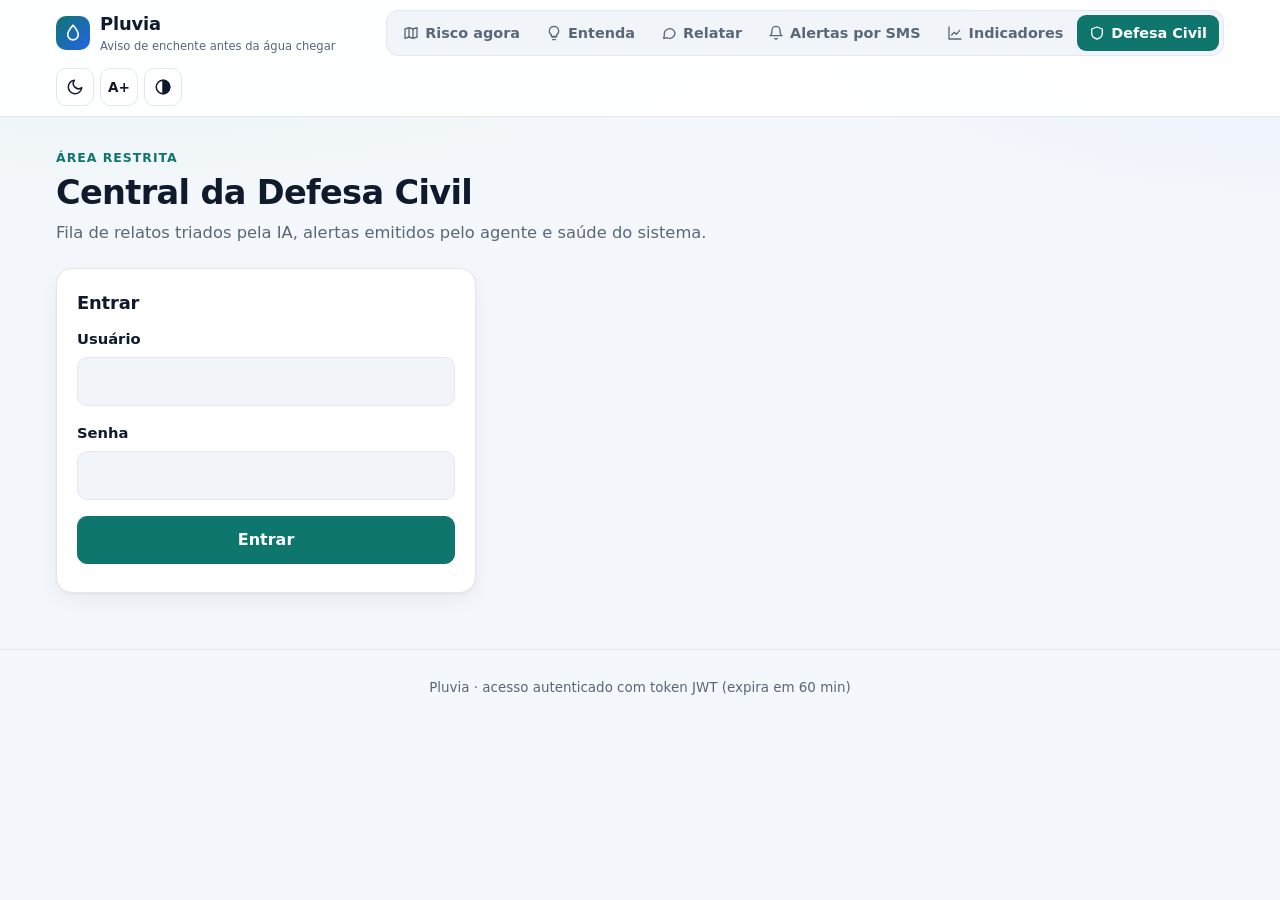
<file: frontend/admin.html>
<!doctype html>
<html lang="pt-BR">
<head>
  <meta charset="utf-8">
  <meta name="viewport" content="width=device-width, initial-scale=1">
  <meta name="color-scheme" content="light dark">
  <title>Pluvia — Defesa Civil</title>
  <script src="js/tema.js"></script>
  <link rel="stylesheet" href="css/estilo.css">
</head>
<body>
  <header class="topo" id="topo"></header>
  <main id="conteudo">
    <div class="cabecalho-pagina"><div class="eyebrow">Área restrita</div><h1>Central da Defesa Civil</h1>
    <p class="sub">Fila de relatos triados pela IA, alertas emitidos pelo agente e saúde do sistema.</p></div>

    <form id="login" class="cartao" style="max-width:420px" novalidate>
      <h2>Entrar</h2>
      <div class="campo"><label for="usuario">Usuário</label><input id="usuario" autocomplete="username" required></div>
      <div class="campo"><label for="senha">Senha</label><input id="senha" type="password" autocomplete="current-password" required></div>
      <button class="prim largo" type="submit">Entrar</button>
      <p id="erro-login" class="erro" role="alert"></p>
    </form>

    <div id="painel" class="oculto">
      <div style="display:flex;gap:8px;flex-wrap:wrap;margin-bottom:12px">
        <button class="sec" id="sair" type="button">Sair</button>
        <button class="sec" id="reset" type="button">Reiniciar cenário de demonstração</button>
      </div>
      <section class="kpis" id="monitor" aria-label="Monitoramento do sistema"></section>
      <section class="cartao">
        <h2>Fila de relatos (ordenada por urgência)</h2>
        <div class="tabela-rolagem"><table id="t-relatos"></table></div>
      </section>
      <section class="cartao" style="margin-top:16px">
        <h2>Decisões do agente de alerta</h2>
        <div class="tabela-rolagem"><table id="t-alertas"></table></div>
      </section>
    </div>
  </main>
  <footer>Pluvia · acesso autenticado com token JWT (expira em 60 min)</footer>
  <script defer src="js/comum.js"></script>
  <script defer src="js/admin.js"></script>
</body>
</html>
</file>
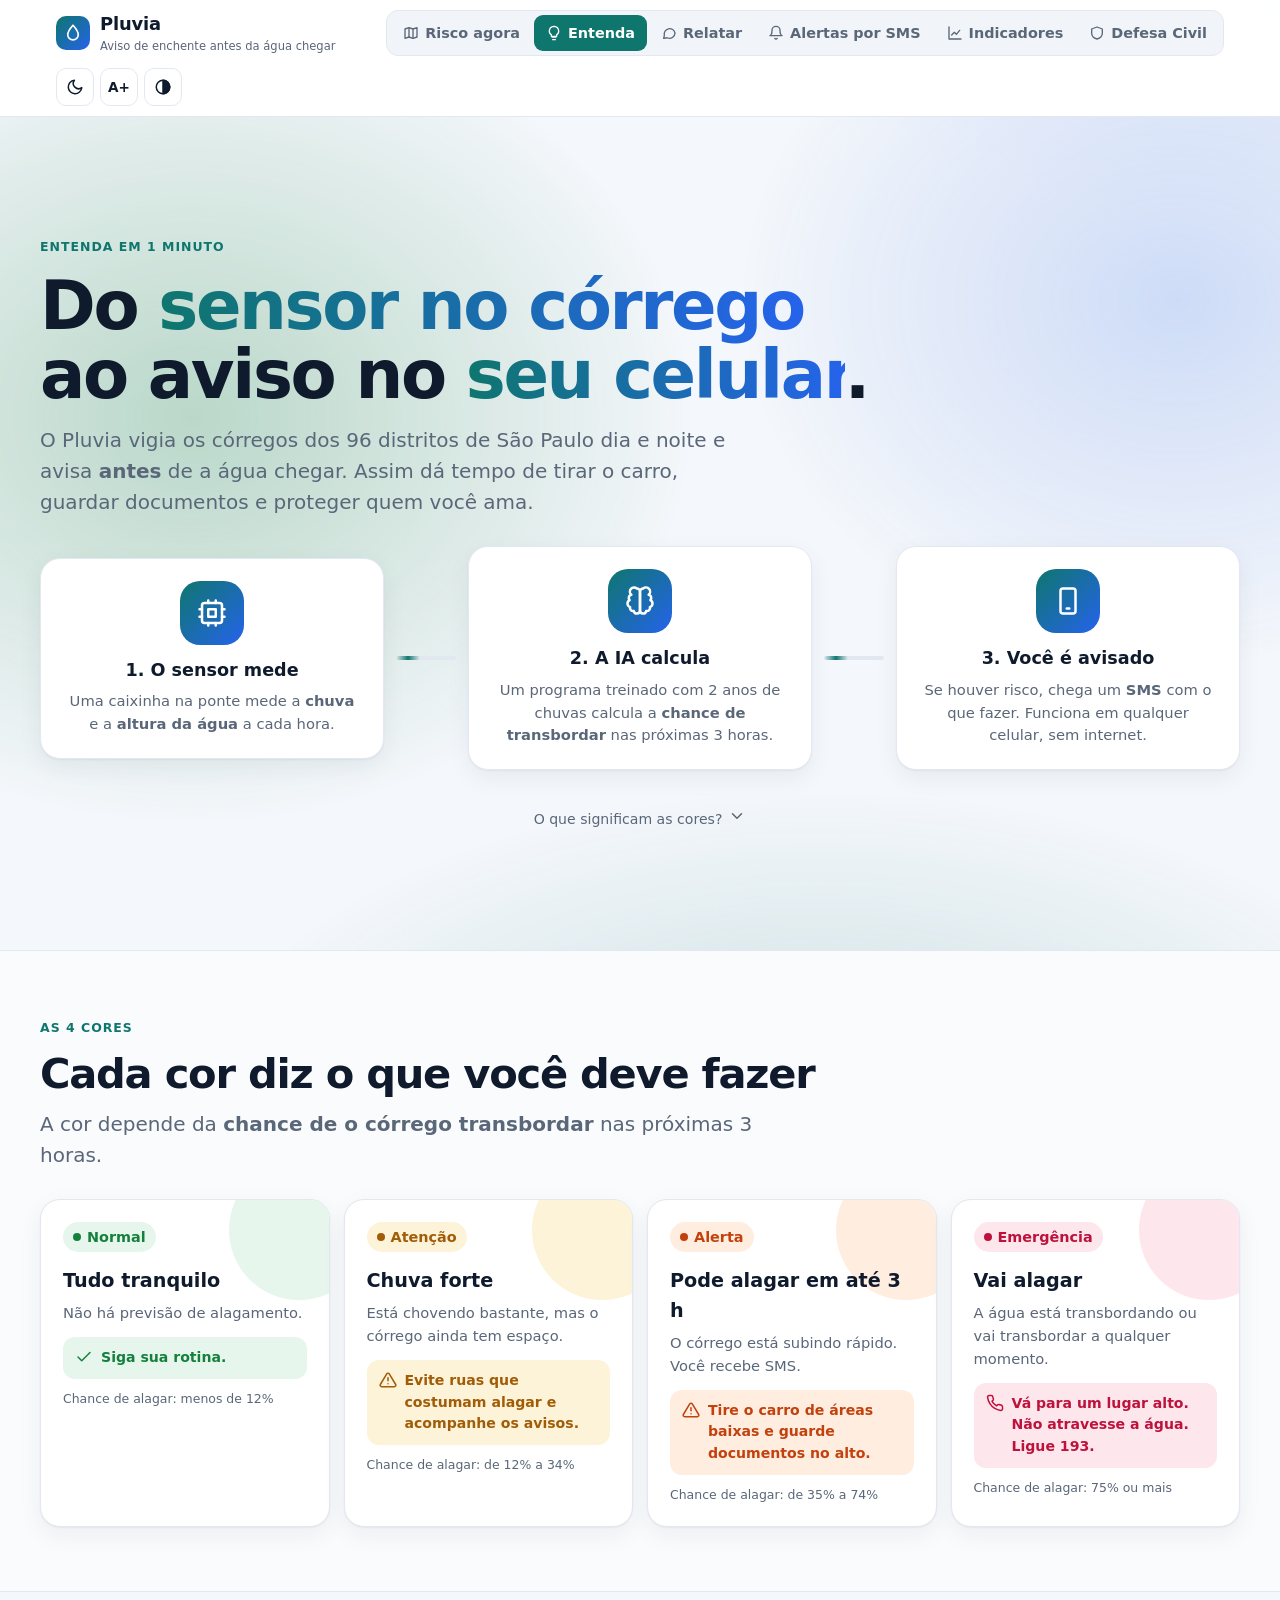
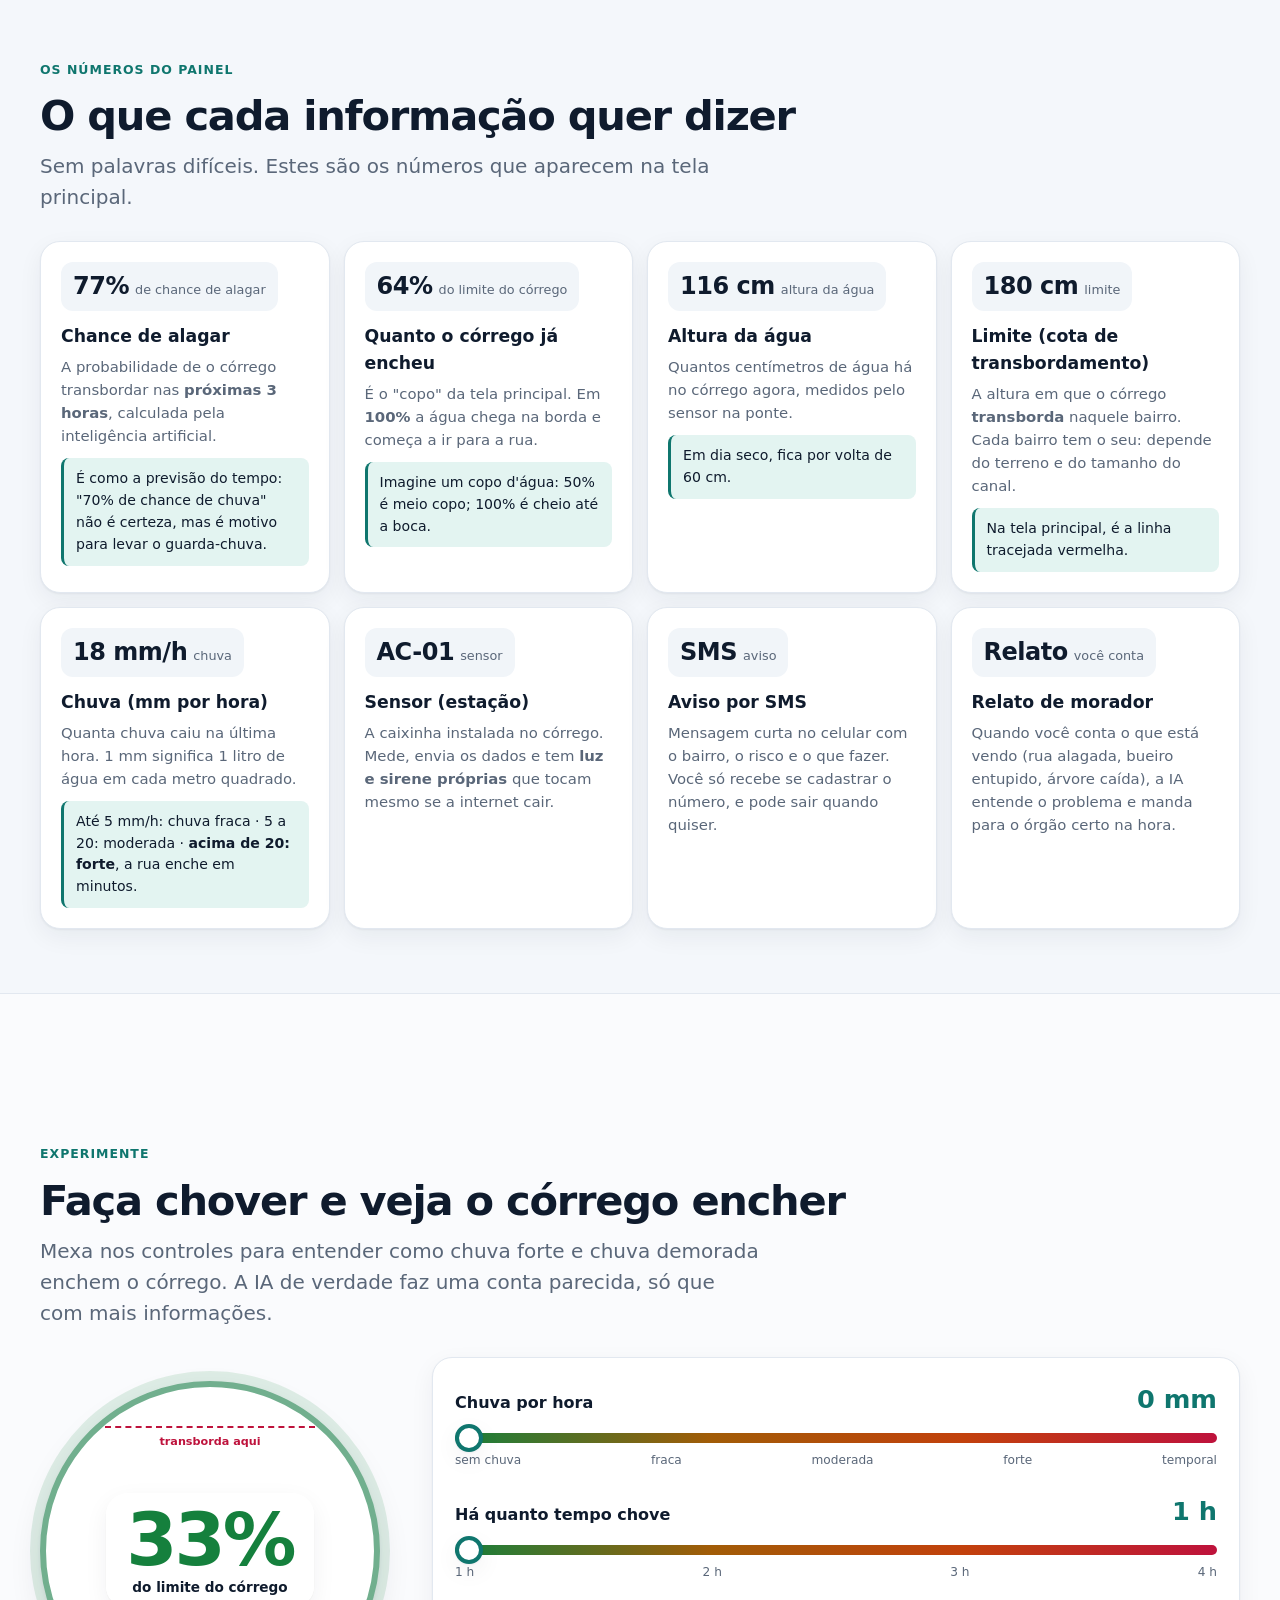
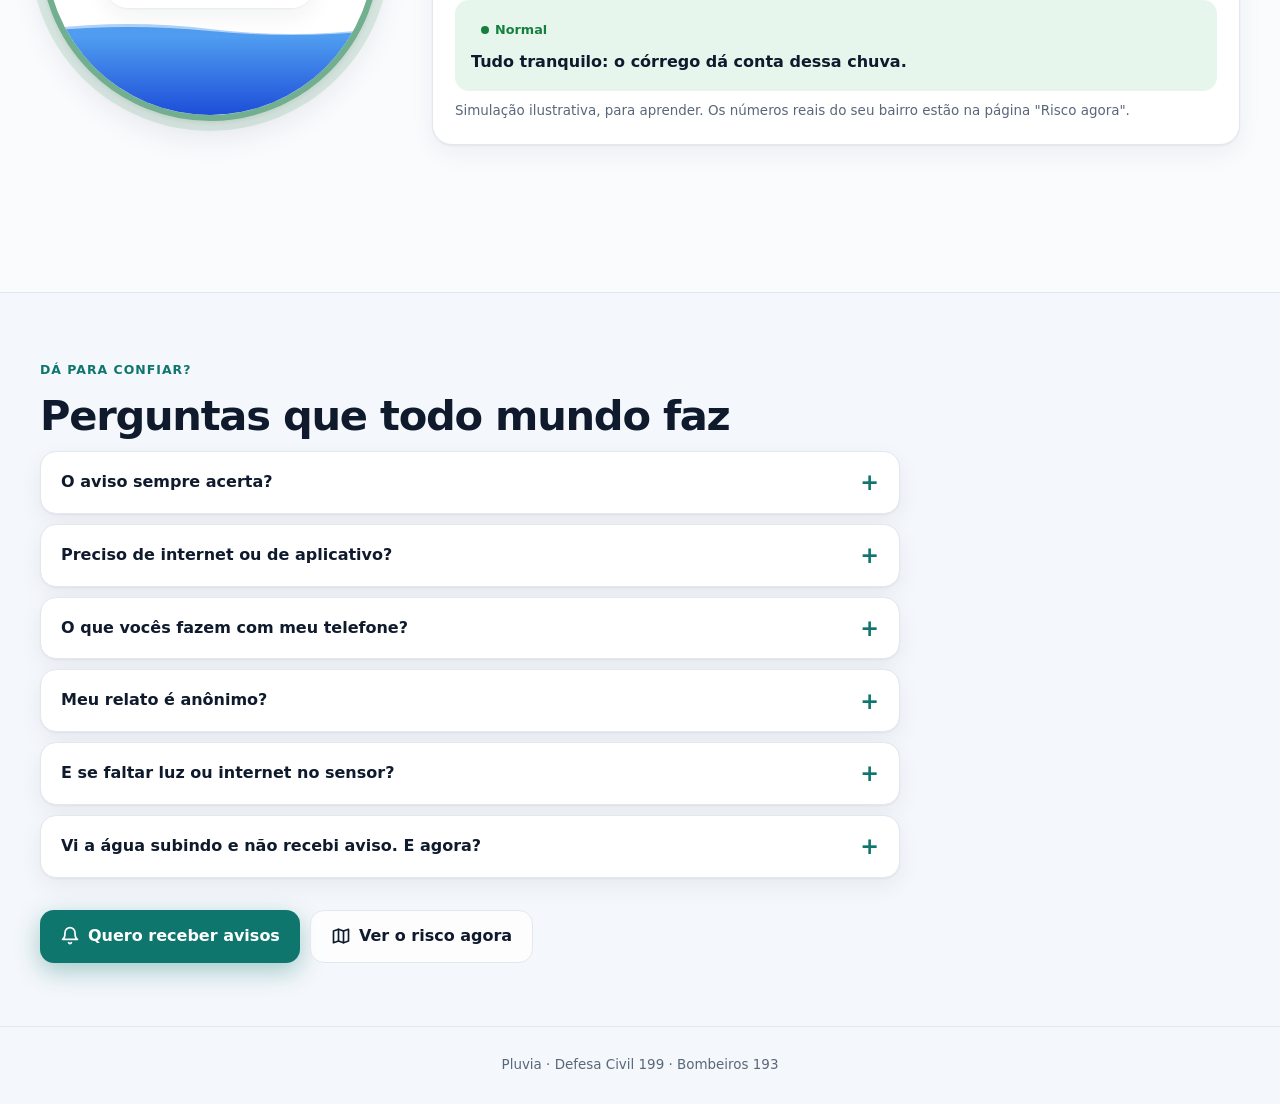
<file: frontend/entenda.html>
<!doctype html>
<html lang="pt-BR">
<head>
  <meta charset="utf-8">
  <meta name="viewport" content="width=device-width, initial-scale=1">
  <meta name="color-scheme" content="light dark">
  <title>Pluvia — Entenda</title>
  <script src="js/tema.js"></script>
  <link rel="stylesheet" href="css/estilo.css">
  <link rel="stylesheet" href="css/inicio.css">
</head>
<body>
  <header class="topo" id="topo"></header>
  <main id="conteudo" style="max-width:none;padding:0">

    <!-- 1. Como funciona -->
    <section class="faixa-tela hero" style="min-height:calc(100svh - 67px)">
      <div class="dentro">
        <div class="eyebrow surgir d1">Entenda em 1 minuto</div>
        <h1 class="titulo-grande surgir d2">Do <span class="grad">sensor no córrego</span><br>ao aviso no <span class="grad">seu celular</span>.</h1>
        <p class="lead surgir d3">O Pluvia vigia os córregos dos 96 distritos de São Paulo dia e noite e avisa <b>antes</b> de a água chegar. Assim dá tempo de tirar o carro, guardar documentos e proteger quem você ama.</p>
        <div class="fluxo surgir d4">
          <div class="etapa"><div class="bolha" data-ic="sensor"></div><h3>1. O sensor mede</h3><p>Uma caixinha na ponte mede a <b>chuva</b> e a <b>altura da água</b> a cada hora.</p></div>
          <div class="trilho" aria-hidden="true"><i></i></div>
          <div class="etapa"><div class="bolha" data-ic="cerebro"></div><h3>2. A IA calcula</h3><p>Um programa treinado com 2 anos de chuvas calcula a <b>chance de transbordar</b> nas próximas 3 horas.</p></div>
          <div class="trilho" aria-hidden="true"><i></i></div>
          <div class="etapa"><div class="bolha" data-ic="celular"></div><h3>3. Você é avisado</h3><p>Se houver risco, chega um <b>SMS</b> com o que fazer. Funciona em qualquer celular, sem internet.</p></div>
        </div>
        <div class="rolar-dica" style="margin-top:36px"><button type="button" id="ir-cores">O que significam as cores? <span data-ic="seta"></span></button></div>
      </div>
    </section>

    <!-- 2. Cores -->
    <section class="faixa-tela alt curta" id="cores">
      <div class="dentro">
        <div class="eyebrow revelar">As 4 cores</div>
        <h2 class="titulo-sec revelar">Cada cor diz o que você deve fazer</h2>
        <p class="lead revelar">A cor depende da <b>chance de o córrego transbordar</b> nas próximas 3 horas.</p>
        <div class="cores">
          <article class="cor-card c-normal revelar"><span class="selo n-normal">Normal</span><h3>Tudo tranquilo</h3><p>Não há previsão de alagamento.</p><div class="acao" data-ic="ok">Siga sua rotina.</div><div class="faixa-prob">Chance de alagar: menos de 12%</div></article>
          <article class="cor-card c-atencao revelar"><span class="selo n-atencao">Atenção</span><h3>Chuva forte</h3><p>Está chovendo bastante, mas o córrego ainda tem espaço.</p><div class="acao" data-ic="aviso">Evite ruas que costumam alagar e acompanhe os avisos.</div><div class="faixa-prob">Chance de alagar: de 12% a 34%</div></article>
          <article class="cor-card c-alerta revelar"><span class="selo n-alerta">Alerta</span><h3>Pode alagar em até 3 h</h3><p>O córrego está subindo rápido. Você recebe SMS.</p><div class="acao" data-ic="aviso">Tire o carro de áreas baixas e guarde documentos no alto.</div><div class="faixa-prob">Chance de alagar: de 35% a 74%</div></article>
          <article class="cor-card c-emergencia revelar"><span class="selo n-emergencia">Emergência</span><h3>Vai alagar</h3><p>A água está transbordando ou vai transbordar a qualquer momento.</p><div class="acao" data-ic="telefone">Vá para um lugar alto. Não atravesse a água. Ligue 193.</div><div class="faixa-prob">Chance de alagar: 75% ou mais</div></article>
        </div>
      </div>
    </section>

    <!-- 3. Glossário -->
    <section class="faixa-tela curta">
      <div class="dentro">
        <div class="eyebrow revelar">Os números do painel</div>
        <h2 class="titulo-sec revelar">O que cada informação quer dizer</h2>
        <p class="lead revelar">Sem palavras difíceis. Estes são os números que aparecem na tela principal.</p>
        <div class="glossario">
          <article class="termo revelar"><div class="rotulo-ex"><b>77%</b><span>de chance de alagar</span></div><h3>Chance de alagar</h3><p>A probabilidade de o córrego transbordar nas <b>próximas 3 horas</b>, calculada pela inteligência artificial.</p><div class="comparar">É como a previsão do tempo: "70% de chance de chuva" não é certeza, mas é motivo para levar o guarda-chuva.</div></article>
          <article class="termo revelar"><div class="rotulo-ex"><b>64%</b><span>do limite do córrego</span></div><h3>Quanto o córrego já encheu</h3><p>É o "copo" da tela principal. Em <b>100%</b> a água chega na borda e começa a ir para a rua.</p><div class="comparar">Imagine um copo d'água: 50% é meio copo; 100% é cheio até a boca.</div></article>
          <article class="termo revelar"><div class="rotulo-ex"><b>116 cm</b><span>altura da água</span></div><h3>Altura da água</h3><p>Quantos centímetros de água há no córrego agora, medidos pelo sensor na ponte.</p><div class="comparar">Em dia seco, fica por volta de 60 cm.</div></article>
          <article class="termo revelar"><div class="rotulo-ex"><b>180 cm</b><span>limite</span></div><h3>Limite (cota de transbordamento)</h3><p>A altura em que o córrego <b>transborda</b> naquele bairro. Cada bairro tem o seu: depende do terreno e do tamanho do canal.</p><div class="comparar">Na tela principal, é a linha tracejada vermelha.</div></article>
          <article class="termo revelar"><div class="rotulo-ex"><b>18 mm/h</b><span>chuva</span></div><h3>Chuva (mm por hora)</h3><p>Quanta chuva caiu na última hora. 1 mm significa 1 litro de água em cada metro quadrado.</p><div class="comparar">Até 5 mm/h: chuva fraca · 5 a 20: moderada · <b>acima de 20: forte</b>, a rua enche em minutos.</div></article>
          <article class="termo revelar"><div class="rotulo-ex"><b>AC-01</b><span>sensor</span></div><h3>Sensor (estação)</h3><p>A caixinha instalada no córrego. Mede, envia os dados e tem <b>luz e sirene próprias</b> que tocam mesmo se a internet cair.</p></article>
          <article class="termo revelar"><div class="rotulo-ex"><b>SMS</b><span>aviso</span></div><h3>Aviso por SMS</h3><p>Mensagem curta no celular com o bairro, o risco e o que fazer. Você só recebe se cadastrar o número, e pode sair quando quiser.</p></article>
          <article class="termo revelar"><div class="rotulo-ex"><b>Relato</b><span>você conta</span></div><h3>Relato de morador</h3><p>Quando você conta o que está vendo (rua alagada, bueiro entupido, árvore caída), a IA entende o problema e manda para o órgão certo na hora.</p></article>
        </div>
      </div>
    </section>

    <!-- 4. Simulador -->
    <section class="faixa-tela alt" id="sim">
      <div class="chuva-anim" id="sim-chuva" aria-hidden="true"></div>
      <div class="dentro">
        <div class="eyebrow revelar">Experimente</div>
        <h2 class="titulo-sec revelar">Faça chover e veja o córrego encher</h2>
        <p class="lead revelar">Mexa nos controles para entender como chuva forte e chuva demorada enchem o córrego. A IA de verdade faz uma conta parecida, só que com mais informações.</p>
        <div class="simulador revelar">
          <div class="copo-wrap" role="img" id="sim-desc" aria-label="Simulação do nível do córrego">
            <div class="copo">
              <div class="agua" id="sim-agua">
                <svg viewBox="0 0 1200 20" preserveAspectRatio="none" aria-hidden="true">
                  <path class="onda2" d="M0 10 Q150 0 300 10 T600 10 T900 10 T1200 10 V20 H0 Z"/>
                  <path class="onda1" d="M0 12 Q150 4 300 12 T600 12 T900 12 T1200 12 V20 H0 Z"/>
                </svg>
                <div class="corpo"></div>
              </div>
              <div class="limite"><span>transborda aqui</span></div>
              <div class="copo-texto"><div class="pilula"><strong id="sim-pct">33%</strong><span>do limite do córrego</span></div></div>
            </div>
          </div>
          <div class="controle">
            <label for="sim-mm">Chuva por hora <b id="sim-mm-v">0 mm</b></label>
            <input type="range" id="sim-mm" min="0" max="40" step="1" value="0">
            <div class="escala"><span>sem chuva</span><span>fraca</span><span>moderada</span><span>forte</span><span>temporal</span></div>
            <label for="sim-h" style="margin-top:22px">Há quanto tempo chove <b id="sim-h-v">1 h</b></label>
            <input type="range" id="sim-h" min="1" max="4" step="1" value="1">
            <div class="escala"><span>1 h</span><span>2 h</span><span>3 h</span><span>4 h</span></div>
            <div class="sim-resultado" id="sim-res" aria-live="polite"></div>
            <p class="ajuda" style="margin:10px 0 0">Simulação ilustrativa, para aprender. Os números reais do seu bairro estão na página "Risco agora".</p>
          </div>
        </div>
      </div>
    </section>

    <!-- 5. Confiança e privacidade -->
    <section class="faixa-tela curta">
      <div class="dentro">
        <div class="eyebrow revelar">Dá para confiar?</div>
        <h2 class="titulo-sec revelar">Perguntas que todo mundo faz</h2>
        <div class="faq">
          <details class="revelar"><summary>O aviso sempre acerta?</summary><p>Não existe previsão perfeita. Em testes com um ano inteiro de chuvas, o sistema avisou <b>mais de 9 de cada 10 alagamentos com pelo menos 1 hora de antecedência</b> nos 96 distritos, enquanto o método usado hoje avisava 6 de cada 10. Por isso também usamos os relatos dos moradores, e a Defesa Civil acompanha tudo.</p></details>
          <details class="revelar"><summary>Preciso de internet ou de aplicativo?</summary><p>Não. O aviso chega por SMS, que funciona em qualquer celular. O site é só para quem quiser acompanhar de perto.</p></details>
          <details class="revelar"><summary>O que vocês fazem com meu telefone?</summary><p>Usamos só para mandar avisos de enchente. Ele fica guardado de forma protegida (nem a equipe consegue ver o número completo) e você pode pedir para apagar quando quiser, como manda a LGPD.</p></details>
          <details class="revelar"><summary>Meu relato é anônimo?</summary><p>Sim. Não pedimos nome e não guardamos o endereço de internet de quem envia.</p></details>
          <details class="revelar"><summary>E se faltar luz ou internet no sensor?</summary><p>O sensor tem luz e sirene próprias que tocam sozinhas quando o córrego enche. As medições ficam guardadas e são enviadas quando a conexão voltar.</p></details>
          <details class="revelar"><summary>Vi a água subindo e não recebi aviso. E agora?</summary><p>Confie no que você está vendo: vá para um lugar alto e ligue <b>193</b> (Bombeiros) ou <b>199</b> (Defesa Civil). Depois, conte para a gente em "Relatar". Isso ajuda o sistema a avisar seus vizinhos.</p></details>
        </div>
        <div class="ctas revelar" style="margin-top:32px">
          <a class="btn-grande cheio" href="alertas.html" data-ic="sino">Quero receber avisos</a>
          <a class="btn-grande vazado" href="index.html" data-ic="mapa">Ver o risco agora</a>
        </div>
      </div>
    </section>
  </main>
  <footer>Pluvia · Defesa Civil 199 · Bombeiros 193</footer>
  <script defer src="js/comum.js"></script>
  <script defer src="js/entenda.js"></script>
</body>
</html>
</file>
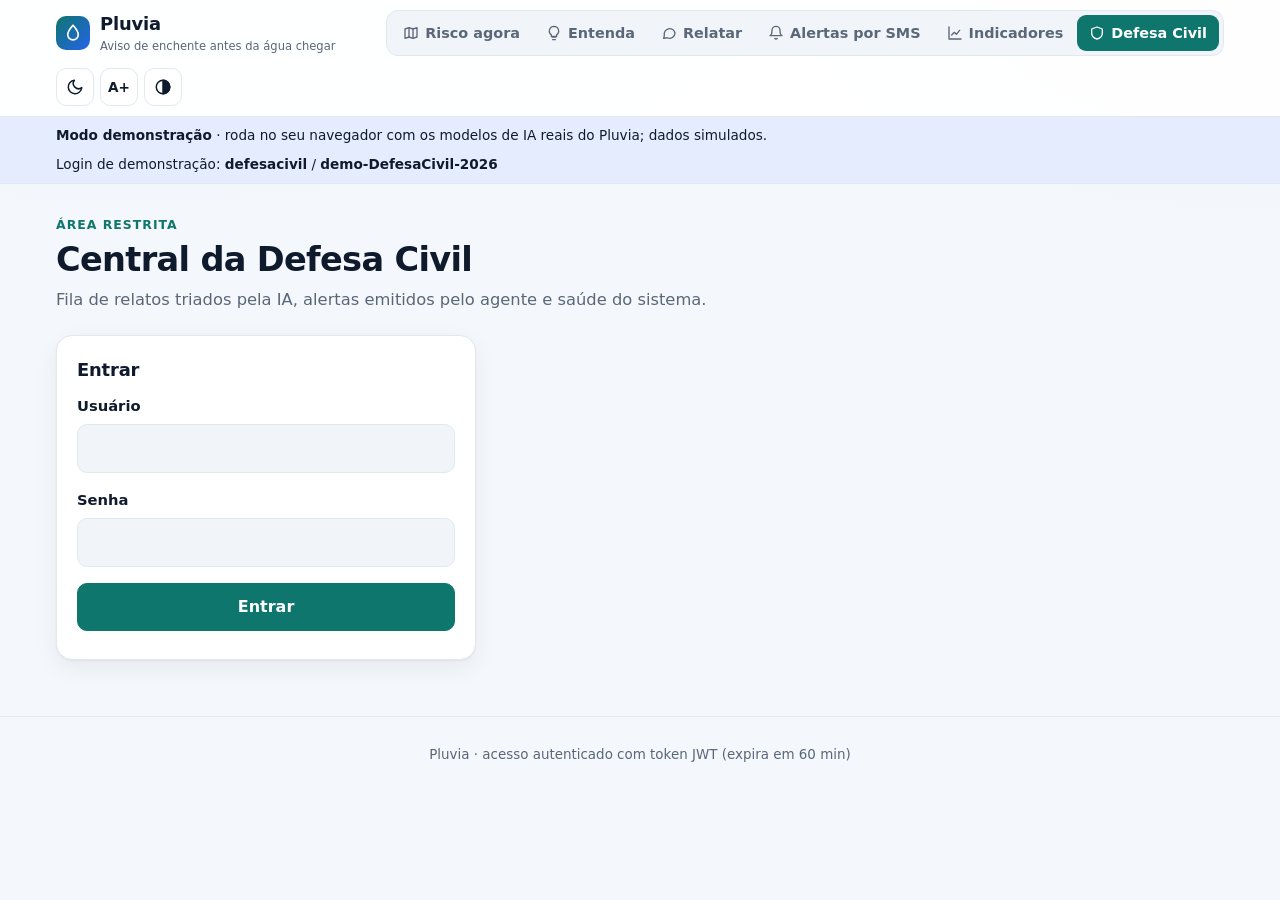
<file: vercel/site/admin.html>
<!doctype html>
<html lang="pt-BR">
<head>
  <meta charset="utf-8">
  <meta name="viewport" content="width=device-width, initial-scale=1">
  <meta name="color-scheme" content="light dark">
  <title>Pluvia — Defesa Civil</title>
  <script src="js/tema.js"></script>
  <link rel="stylesheet" href="css/estilo.css">
  <link rel="stylesheet" href="css/demo.css">
</head>
<body>
  <header class="topo" id="topo"></header>
  <main id="conteudo">
    <div class="cabecalho-pagina"><div class="eyebrow">Área restrita</div><h1>Central da Defesa Civil</h1>
    <p class="sub">Fila de relatos triados pela IA, alertas emitidos pelo agente e saúde do sistema.</p></div>

    <form id="login" class="cartao" style="max-width:420px" novalidate>
      <h2>Entrar</h2>
      <div class="campo"><label for="usuario">Usuário</label><input id="usuario" autocomplete="username" required></div>
      <div class="campo"><label for="senha">Senha</label><input id="senha" type="password" autocomplete="current-password" required></div>
      <button class="prim largo" type="submit">Entrar</button>
      <p id="erro-login" class="erro" role="alert"></p>
    </form>

    <div id="painel" class="oculto">
      <div style="display:flex;gap:8px;flex-wrap:wrap;margin-bottom:12px">
        <button class="sec" id="sair" type="button">Sair</button>
        <button class="sec" id="reset" type="button">Reiniciar cenário de demonstração</button>
      </div>
      <section class="kpis" id="monitor" aria-label="Monitoramento do sistema"></section>
      <section class="cartao">
        <h2>Fila de relatos (ordenada por urgência)</h2>
        <div class="tabela-rolagem"><table id="t-relatos"></table></div>
      </section>
      <section class="cartao" style="margin-top:16px">
        <h2>Decisões do agente de alerta</h2>
        <div class="tabela-rolagem"><table id="t-alertas"></table></div>
      </section>
    </div>
  </main>
  <footer>Pluvia · acesso autenticado com token JWT (expira em 60 min)</footer>
  <script defer src="js/comum.js"></script>
  <script defer src="js/demo.js"></script>
  <script defer src="js/admin.js"></script>
</body>
</html>
</file>
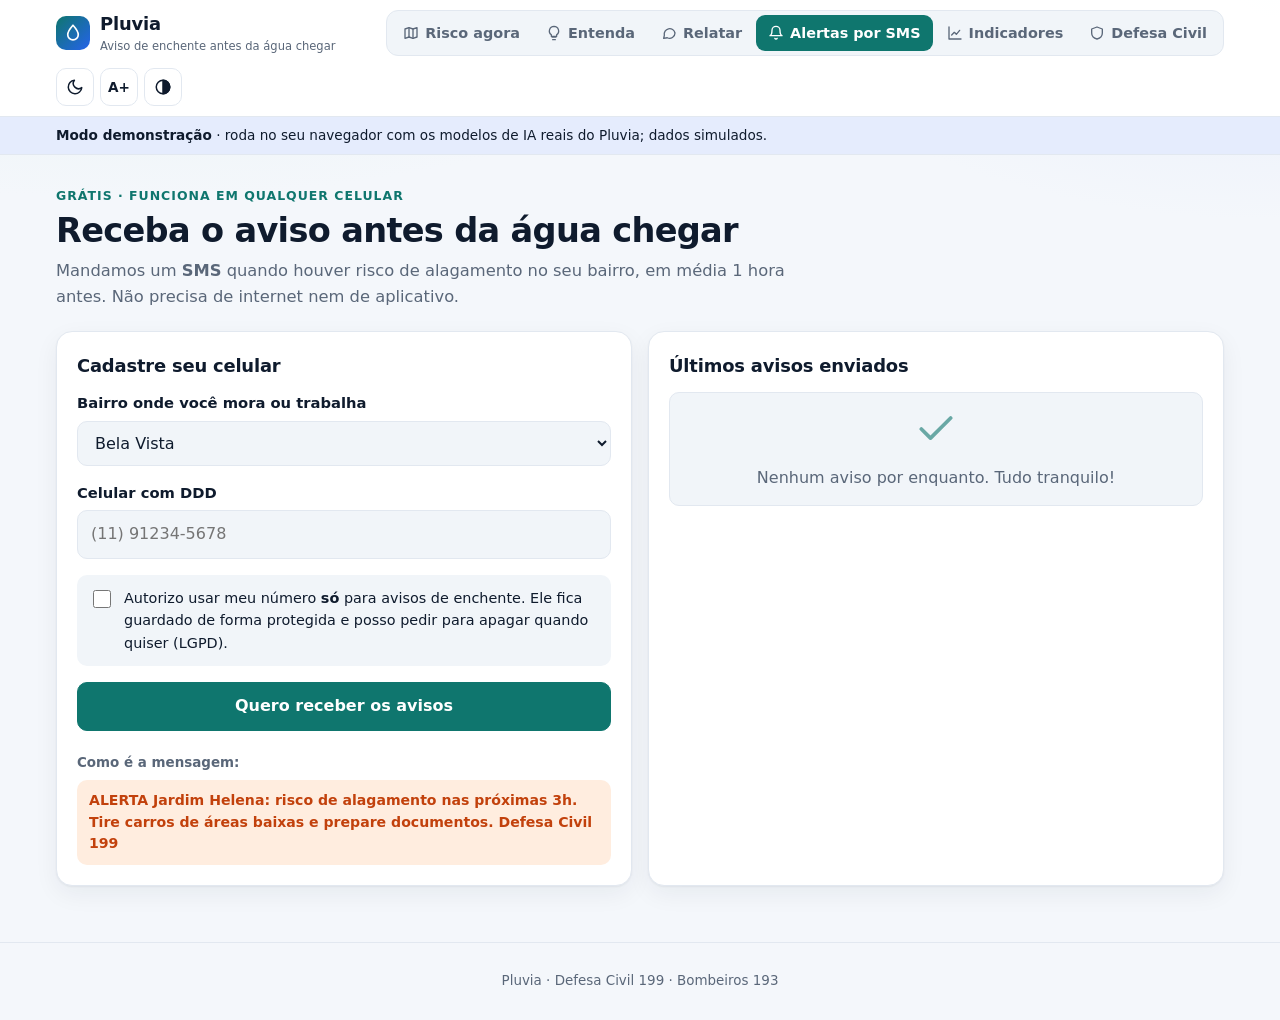
<file: vercel/site/alertas.html>
<!doctype html>
<html lang="pt-BR">
<head>
  <meta charset="utf-8">
  <meta name="viewport" content="width=device-width, initial-scale=1">
  <meta name="color-scheme" content="light dark">
  <title>Pluvia — Alertas por SMS</title>
  <script src="js/tema.js"></script>
  <link rel="stylesheet" href="css/estilo.css">
  <link rel="stylesheet" href="css/demo.css">
</head>
<body>
  <header class="topo" id="topo"></header>
  <main id="conteudo">
    <div class="cabecalho-pagina">
      <div class="eyebrow">Grátis · funciona em qualquer celular</div>
      <h1>Receba o aviso antes da água chegar</h1>
      <p class="sub">Mandamos um <strong>SMS</strong> quando houver risco de alagamento no seu bairro, em média 1 hora antes. Não precisa de internet nem de aplicativo.</p>
    </div>
    <div class="duas">
      <form id="form" class="cartao" novalidate>
        <h2>Cadastre seu celular</h2>
        <div class="campo">
          <label for="bairro">Bairro onde você mora ou trabalha</label>
          <select id="bairro" required></select>
        </div>
        <div class="campo">
          <label for="telefone">Celular com DDD</label>
          <input id="telefone" type="tel" inputmode="tel" autocomplete="tel" placeholder="(11) 91234-5678" required>
        </div>
        <div class="campo check">
          <input id="aceite" type="checkbox" required>
          <label for="aceite">Autorizo usar meu número <strong>só</strong> para avisos de enchente. Ele fica guardado de forma protegida e posso pedir para apagar quando quiser (LGPD).</label>
        </div>
        <button class="prim largo" type="submit">Quero receber os avisos</button>
        <p id="msg" role="status"></p>
        <div class="secao">
          <p class="ajuda" style="margin:0 0 6px"><b>Como é a mensagem:</b></p>
          <div class="msg-alerta" style="background:var(--alerta-bg);color:var(--alerta)">ALERTA Jardim Helena: risco de alagamento nas próximas 3h. Tire carros de áreas baixas e prepare documentos. Defesa Civil 199</div>
        </div>
      </form>

      <section class="cartao">
        <h2>Últimos avisos enviados</h2>
        <ul id="lista" class="lista-alertas" aria-live="polite"><li>Carregando…</li></ul>
      </section>
    </div>
  </main>
  <footer>Pluvia · Defesa Civil 199 · Bombeiros 193</footer>
  <script defer src="js/comum.js"></script>
  <script defer src="js/demo.js"></script>
  <script defer src="js/alertas.js"></script>
</body>
</html>
</file>
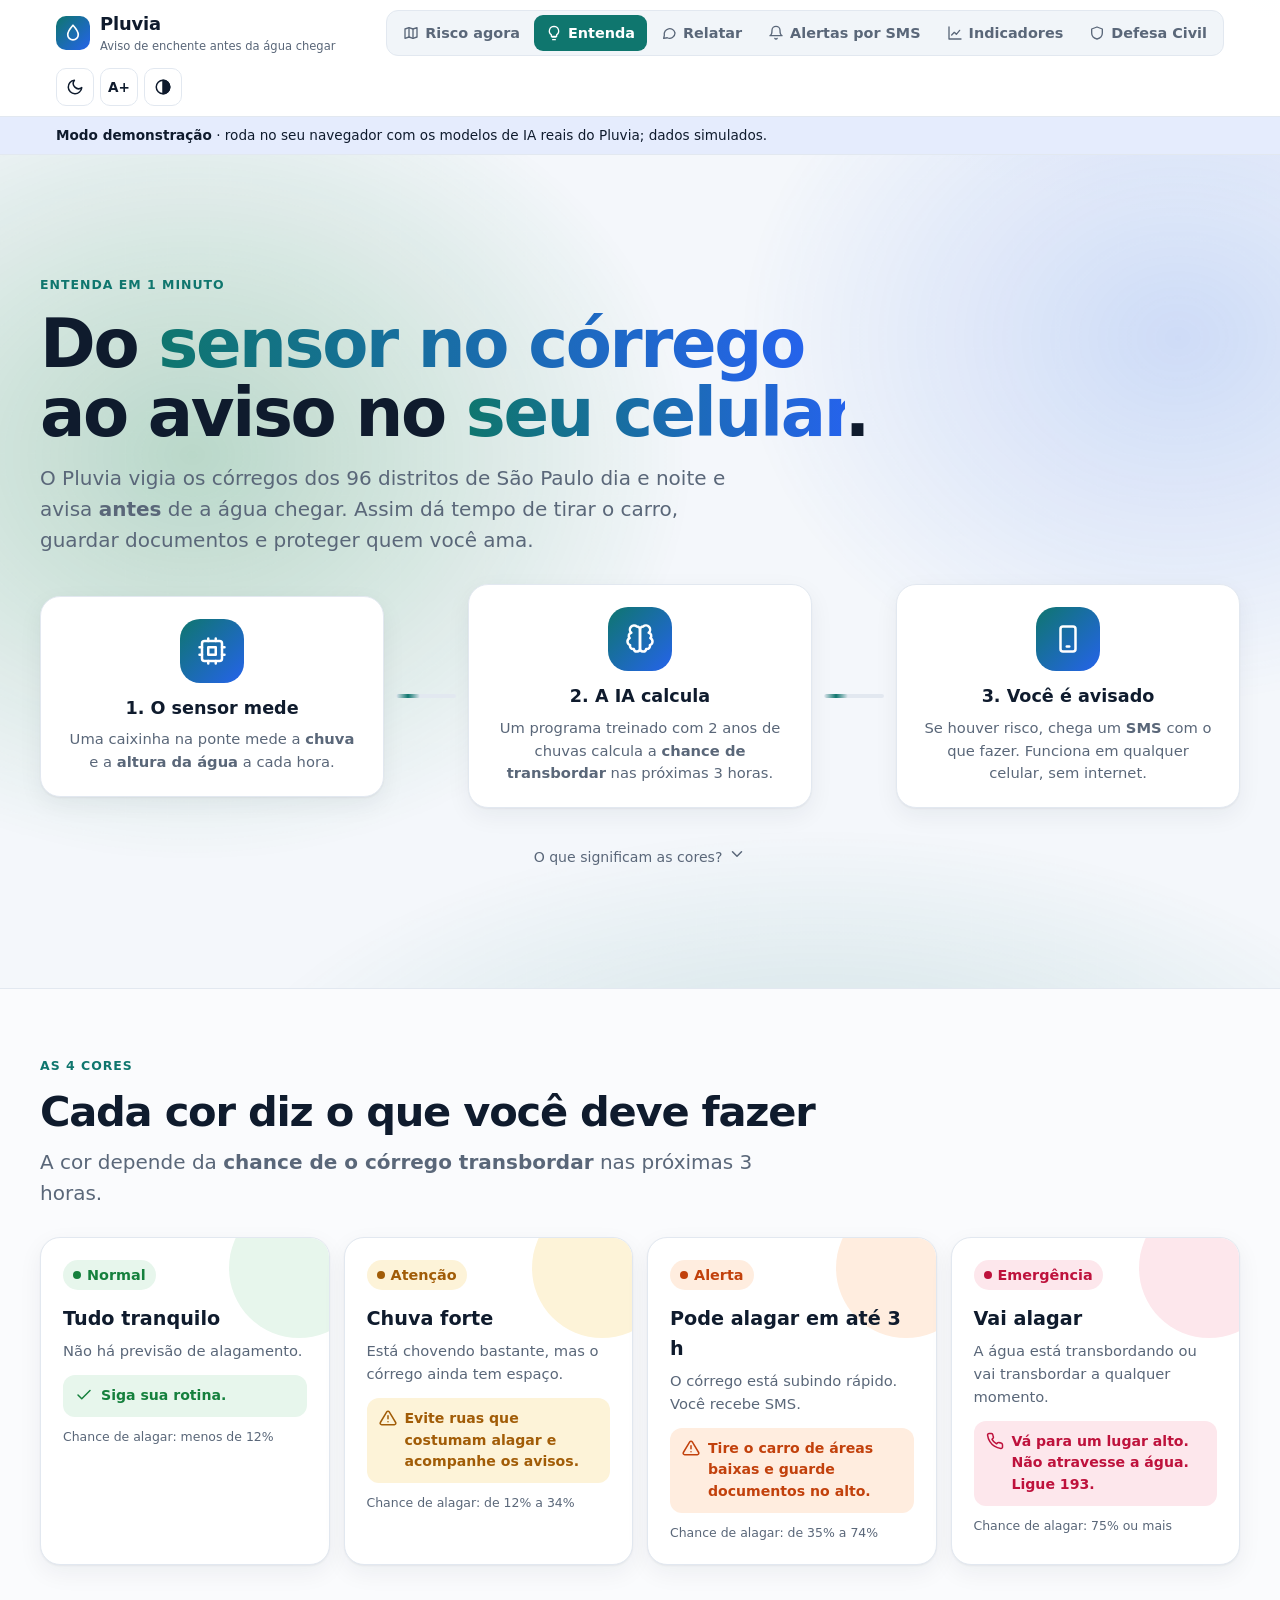
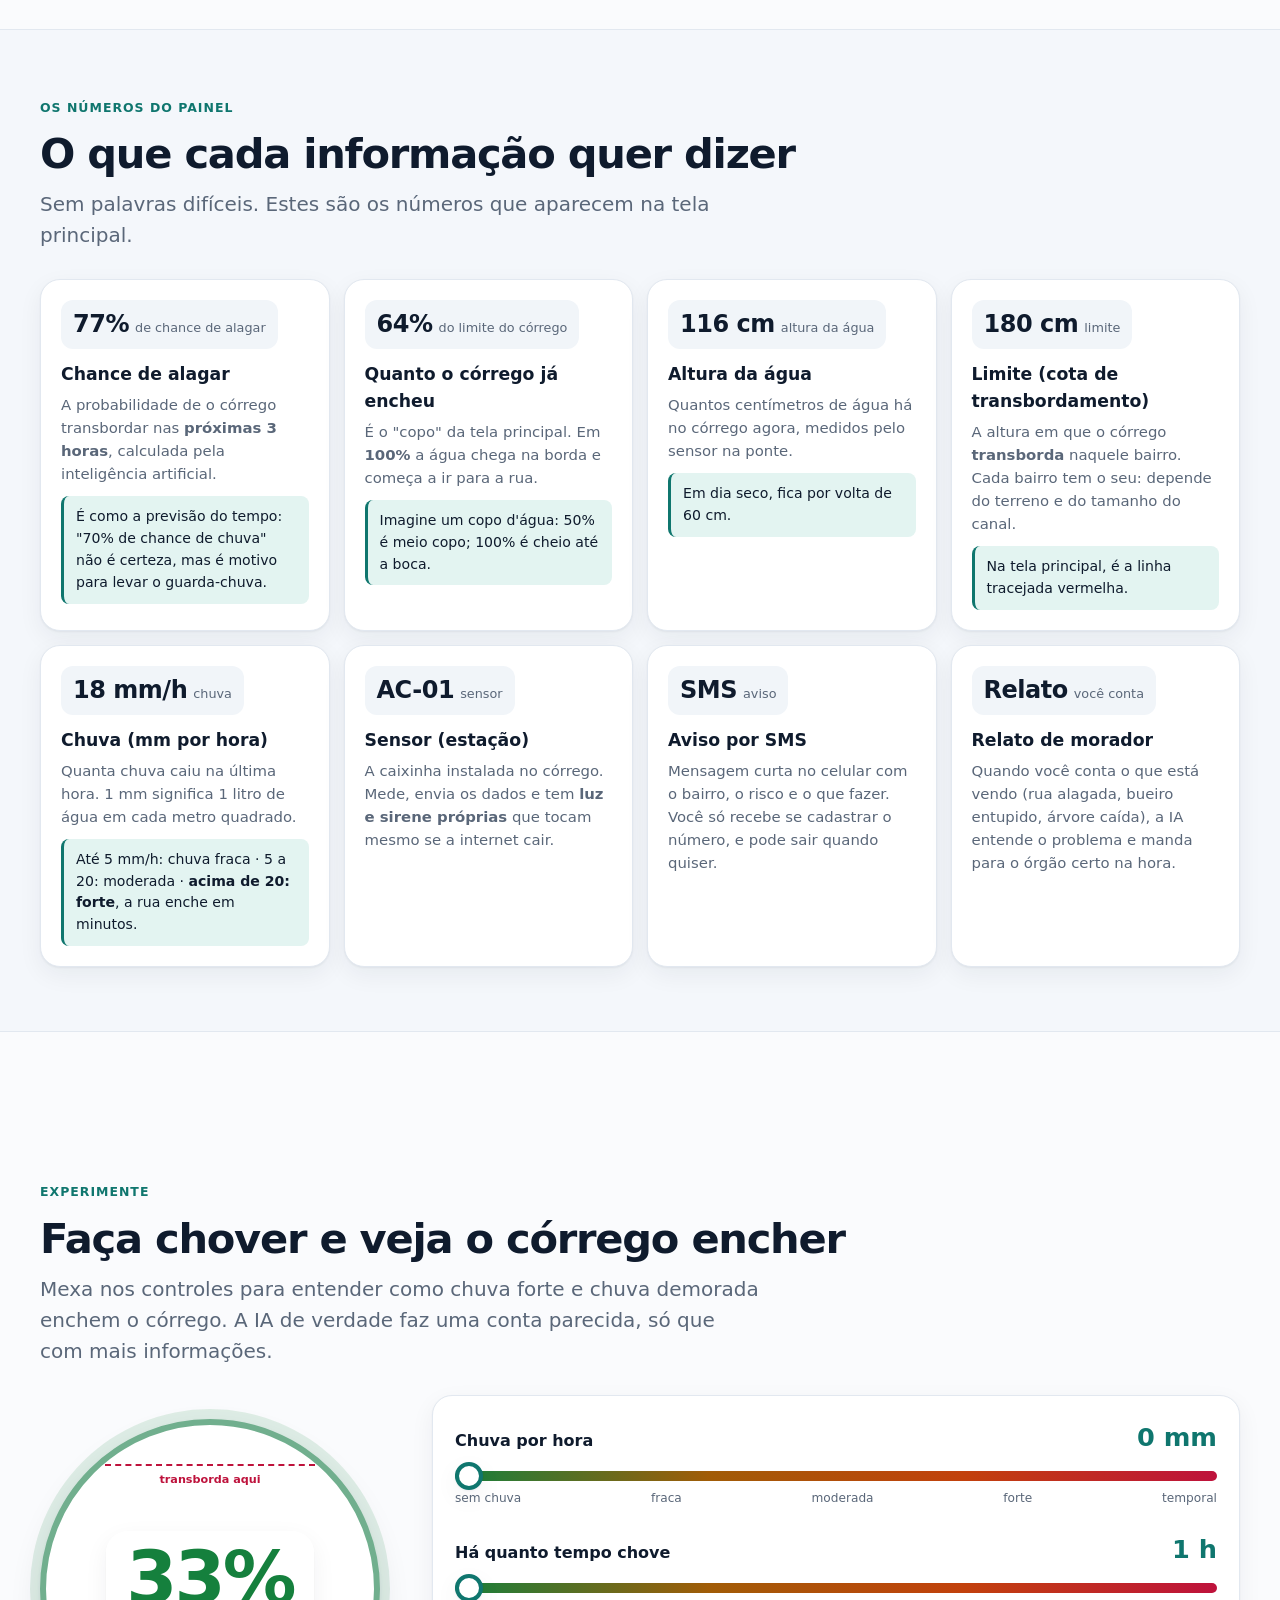
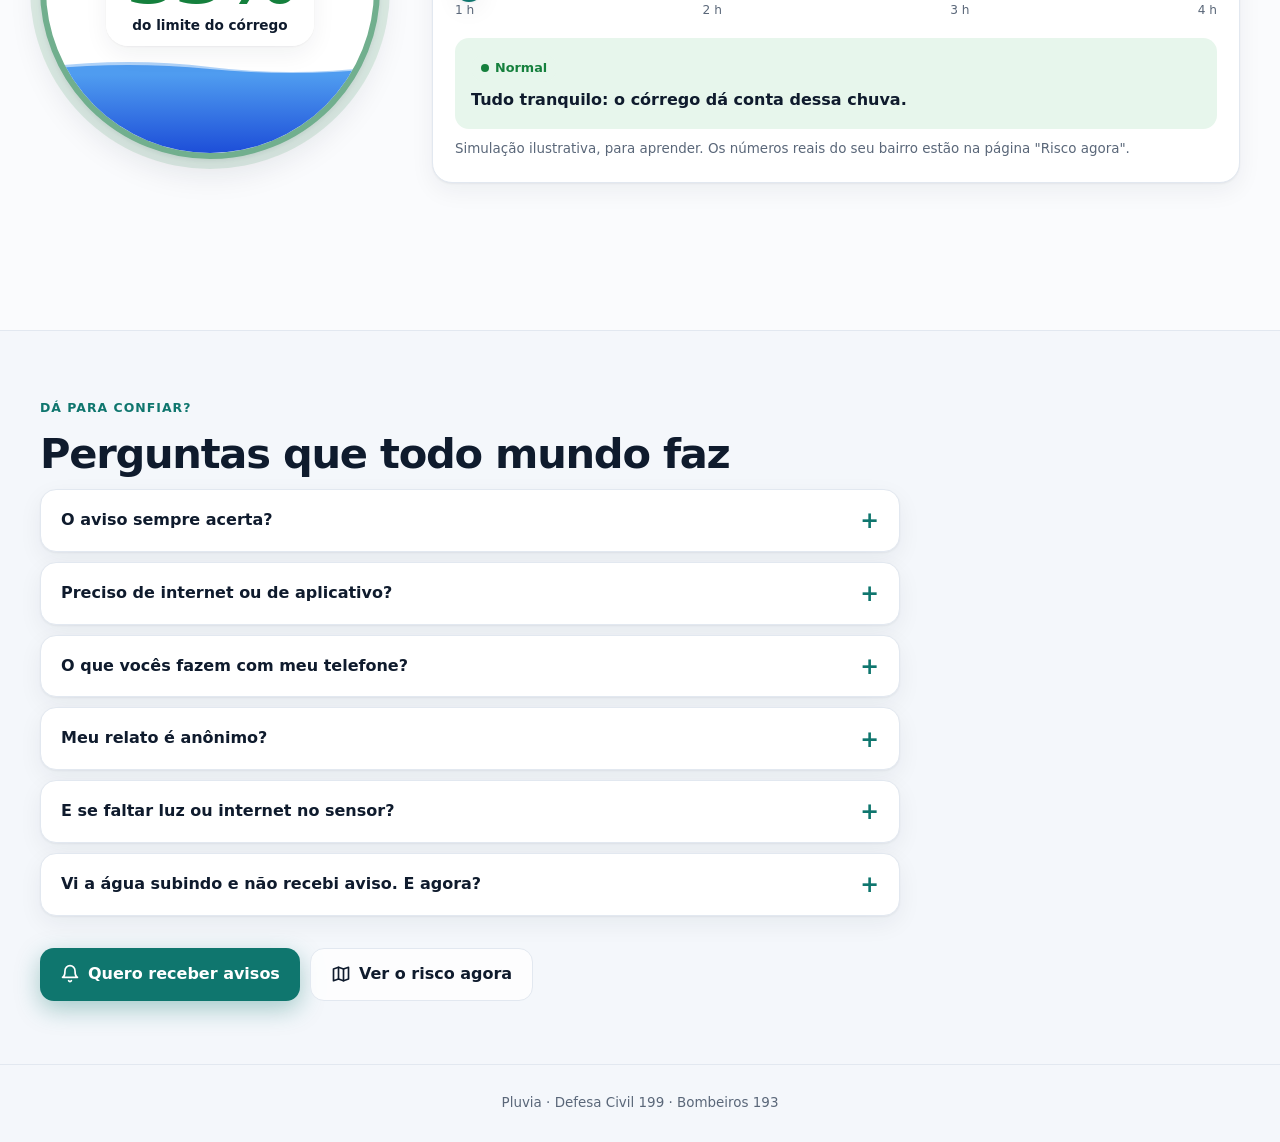
<file: vercel/site/entenda.html>
<!doctype html>
<html lang="pt-BR">
<head>
  <meta charset="utf-8">
  <meta name="viewport" content="width=device-width, initial-scale=1">
  <meta name="color-scheme" content="light dark">
  <title>Pluvia — Entenda</title>
  <script src="js/tema.js"></script>
  <link rel="stylesheet" href="css/estilo.css">
  <link rel="stylesheet" href="css/demo.css">
  <link rel="stylesheet" href="css/inicio.css">
</head>
<body>
  <header class="topo" id="topo"></header>
  <main id="conteudo" style="max-width:none;padding:0">

    <!-- 1. Como funciona -->
    <section class="faixa-tela hero" style="min-height:calc(100svh - 67px)">
      <div class="dentro">
        <div class="eyebrow surgir d1">Entenda em 1 minuto</div>
        <h1 class="titulo-grande surgir d2">Do <span class="grad">sensor no córrego</span><br>ao aviso no <span class="grad">seu celular</span>.</h1>
        <p class="lead surgir d3">O Pluvia vigia os córregos dos 96 distritos de São Paulo dia e noite e avisa <b>antes</b> de a água chegar. Assim dá tempo de tirar o carro, guardar documentos e proteger quem você ama.</p>
        <div class="fluxo surgir d4">
          <div class="etapa"><div class="bolha" data-ic="sensor"></div><h3>1. O sensor mede</h3><p>Uma caixinha na ponte mede a <b>chuva</b> e a <b>altura da água</b> a cada hora.</p></div>
          <div class="trilho" aria-hidden="true"><i></i></div>
          <div class="etapa"><div class="bolha" data-ic="cerebro"></div><h3>2. A IA calcula</h3><p>Um programa treinado com 2 anos de chuvas calcula a <b>chance de transbordar</b> nas próximas 3 horas.</p></div>
          <div class="trilho" aria-hidden="true"><i></i></div>
          <div class="etapa"><div class="bolha" data-ic="celular"></div><h3>3. Você é avisado</h3><p>Se houver risco, chega um <b>SMS</b> com o que fazer. Funciona em qualquer celular, sem internet.</p></div>
        </div>
        <div class="rolar-dica" style="margin-top:36px"><button type="button" id="ir-cores">O que significam as cores? <span data-ic="seta"></span></button></div>
      </div>
    </section>

    <!-- 2. Cores -->
    <section class="faixa-tela alt curta" id="cores">
      <div class="dentro">
        <div class="eyebrow revelar">As 4 cores</div>
        <h2 class="titulo-sec revelar">Cada cor diz o que você deve fazer</h2>
        <p class="lead revelar">A cor depende da <b>chance de o córrego transbordar</b> nas próximas 3 horas.</p>
        <div class="cores">
          <article class="cor-card c-normal revelar"><span class="selo n-normal">Normal</span><h3>Tudo tranquilo</h3><p>Não há previsão de alagamento.</p><div class="acao" data-ic="ok">Siga sua rotina.</div><div class="faixa-prob">Chance de alagar: menos de 12%</div></article>
          <article class="cor-card c-atencao revelar"><span class="selo n-atencao">Atenção</span><h3>Chuva forte</h3><p>Está chovendo bastante, mas o córrego ainda tem espaço.</p><div class="acao" data-ic="aviso">Evite ruas que costumam alagar e acompanhe os avisos.</div><div class="faixa-prob">Chance de alagar: de 12% a 34%</div></article>
          <article class="cor-card c-alerta revelar"><span class="selo n-alerta">Alerta</span><h3>Pode alagar em até 3 h</h3><p>O córrego está subindo rápido. Você recebe SMS.</p><div class="acao" data-ic="aviso">Tire o carro de áreas baixas e guarde documentos no alto.</div><div class="faixa-prob">Chance de alagar: de 35% a 74%</div></article>
          <article class="cor-card c-emergencia revelar"><span class="selo n-emergencia">Emergência</span><h3>Vai alagar</h3><p>A água está transbordando ou vai transbordar a qualquer momento.</p><div class="acao" data-ic="telefone">Vá para um lugar alto. Não atravesse a água. Ligue 193.</div><div class="faixa-prob">Chance de alagar: 75% ou mais</div></article>
        </div>
      </div>
    </section>

    <!-- 3. Glossário -->
    <section class="faixa-tela curta">
      <div class="dentro">
        <div class="eyebrow revelar">Os números do painel</div>
        <h2 class="titulo-sec revelar">O que cada informação quer dizer</h2>
        <p class="lead revelar">Sem palavras difíceis. Estes são os números que aparecem na tela principal.</p>
        <div class="glossario">
          <article class="termo revelar"><div class="rotulo-ex"><b>77%</b><span>de chance de alagar</span></div><h3>Chance de alagar</h3><p>A probabilidade de o córrego transbordar nas <b>próximas 3 horas</b>, calculada pela inteligência artificial.</p><div class="comparar">É como a previsão do tempo: "70% de chance de chuva" não é certeza, mas é motivo para levar o guarda-chuva.</div></article>
          <article class="termo revelar"><div class="rotulo-ex"><b>64%</b><span>do limite do córrego</span></div><h3>Quanto o córrego já encheu</h3><p>É o "copo" da tela principal. Em <b>100%</b> a água chega na borda e começa a ir para a rua.</p><div class="comparar">Imagine um copo d'água: 50% é meio copo; 100% é cheio até a boca.</div></article>
          <article class="termo revelar"><div class="rotulo-ex"><b>116 cm</b><span>altura da água</span></div><h3>Altura da água</h3><p>Quantos centímetros de água há no córrego agora, medidos pelo sensor na ponte.</p><div class="comparar">Em dia seco, fica por volta de 60 cm.</div></article>
          <article class="termo revelar"><div class="rotulo-ex"><b>180 cm</b><span>limite</span></div><h3>Limite (cota de transbordamento)</h3><p>A altura em que o córrego <b>transborda</b> naquele bairro. Cada bairro tem o seu: depende do terreno e do tamanho do canal.</p><div class="comparar">Na tela principal, é a linha tracejada vermelha.</div></article>
          <article class="termo revelar"><div class="rotulo-ex"><b>18 mm/h</b><span>chuva</span></div><h3>Chuva (mm por hora)</h3><p>Quanta chuva caiu na última hora. 1 mm significa 1 litro de água em cada metro quadrado.</p><div class="comparar">Até 5 mm/h: chuva fraca · 5 a 20: moderada · <b>acima de 20: forte</b>, a rua enche em minutos.</div></article>
          <article class="termo revelar"><div class="rotulo-ex"><b>AC-01</b><span>sensor</span></div><h3>Sensor (estação)</h3><p>A caixinha instalada no córrego. Mede, envia os dados e tem <b>luz e sirene próprias</b> que tocam mesmo se a internet cair.</p></article>
          <article class="termo revelar"><div class="rotulo-ex"><b>SMS</b><span>aviso</span></div><h3>Aviso por SMS</h3><p>Mensagem curta no celular com o bairro, o risco e o que fazer. Você só recebe se cadastrar o número, e pode sair quando quiser.</p></article>
          <article class="termo revelar"><div class="rotulo-ex"><b>Relato</b><span>você conta</span></div><h3>Relato de morador</h3><p>Quando você conta o que está vendo (rua alagada, bueiro entupido, árvore caída), a IA entende o problema e manda para o órgão certo na hora.</p></article>
        </div>
      </div>
    </section>

    <!-- 4. Simulador -->
    <section class="faixa-tela alt" id="sim">
      <div class="chuva-anim" id="sim-chuva" aria-hidden="true"></div>
      <div class="dentro">
        <div class="eyebrow revelar">Experimente</div>
        <h2 class="titulo-sec revelar">Faça chover e veja o córrego encher</h2>
        <p class="lead revelar">Mexa nos controles para entender como chuva forte e chuva demorada enchem o córrego. A IA de verdade faz uma conta parecida, só que com mais informações.</p>
        <div class="simulador revelar">
          <div class="copo-wrap" role="img" id="sim-desc" aria-label="Simulação do nível do córrego">
            <div class="copo">
              <div class="agua" id="sim-agua">
                <svg viewBox="0 0 1200 20" preserveAspectRatio="none" aria-hidden="true">
                  <path class="onda2" d="M0 10 Q150 0 300 10 T600 10 T900 10 T1200 10 V20 H0 Z"/>
                  <path class="onda1" d="M0 12 Q150 4 300 12 T600 12 T900 12 T1200 12 V20 H0 Z"/>
                </svg>
                <div class="corpo"></div>
              </div>
              <div class="limite"><span>transborda aqui</span></div>
              <div class="copo-texto"><div class="pilula"><strong id="sim-pct">33%</strong><span>do limite do córrego</span></div></div>
            </div>
          </div>
          <div class="controle">
            <label for="sim-mm">Chuva por hora <b id="sim-mm-v">0 mm</b></label>
            <input type="range" id="sim-mm" min="0" max="40" step="1" value="0">
            <div class="escala"><span>sem chuva</span><span>fraca</span><span>moderada</span><span>forte</span><span>temporal</span></div>
            <label for="sim-h" style="margin-top:22px">Há quanto tempo chove <b id="sim-h-v">1 h</b></label>
            <input type="range" id="sim-h" min="1" max="4" step="1" value="1">
            <div class="escala"><span>1 h</span><span>2 h</span><span>3 h</span><span>4 h</span></div>
            <div class="sim-resultado" id="sim-res" aria-live="polite"></div>
            <p class="ajuda" style="margin:10px 0 0">Simulação ilustrativa, para aprender. Os números reais do seu bairro estão na página "Risco agora".</p>
          </div>
        </div>
      </div>
    </section>

    <!-- 5. Confiança e privacidade -->
    <section class="faixa-tela curta">
      <div class="dentro">
        <div class="eyebrow revelar">Dá para confiar?</div>
        <h2 class="titulo-sec revelar">Perguntas que todo mundo faz</h2>
        <div class="faq">
          <details class="revelar"><summary>O aviso sempre acerta?</summary><p>Não existe previsão perfeita. Em testes com um ano inteiro de chuvas, o sistema avisou <b>mais de 9 de cada 10 alagamentos com pelo menos 1 hora de antecedência</b> nos 96 distritos, enquanto o método usado hoje avisava 6 de cada 10. Por isso também usamos os relatos dos moradores, e a Defesa Civil acompanha tudo.</p></details>
          <details class="revelar"><summary>Preciso de internet ou de aplicativo?</summary><p>Não. O aviso chega por SMS, que funciona em qualquer celular. O site é só para quem quiser acompanhar de perto.</p></details>
          <details class="revelar"><summary>O que vocês fazem com meu telefone?</summary><p>Usamos só para mandar avisos de enchente. Ele fica guardado de forma protegida (nem a equipe consegue ver o número completo) e você pode pedir para apagar quando quiser, como manda a LGPD.</p></details>
          <details class="revelar"><summary>Meu relato é anônimo?</summary><p>Sim. Não pedimos nome e não guardamos o endereço de internet de quem envia.</p></details>
          <details class="revelar"><summary>E se faltar luz ou internet no sensor?</summary><p>O sensor tem luz e sirene próprias que tocam sozinhas quando o córrego enche. As medições ficam guardadas e são enviadas quando a conexão voltar.</p></details>
          <details class="revelar"><summary>Vi a água subindo e não recebi aviso. E agora?</summary><p>Confie no que você está vendo: vá para um lugar alto e ligue <b>193</b> (Bombeiros) ou <b>199</b> (Defesa Civil). Depois, conte para a gente em "Relatar". Isso ajuda o sistema a avisar seus vizinhos.</p></details>
        </div>
        <div class="ctas revelar" style="margin-top:32px">
          <a class="btn-grande cheio" href="alertas.html" data-ic="sino">Quero receber avisos</a>
          <a class="btn-grande vazado" href="index.html" data-ic="mapa">Ver o risco agora</a>
        </div>
      </div>
    </section>
  </main>
  <footer>Pluvia · Defesa Civil 199 · Bombeiros 193</footer>
  <script defer src="js/comum.js"></script>
  <script defer src="js/demo.js"></script>
  <script defer src="js/entenda.js"></script>
</body>
</html>
</file>
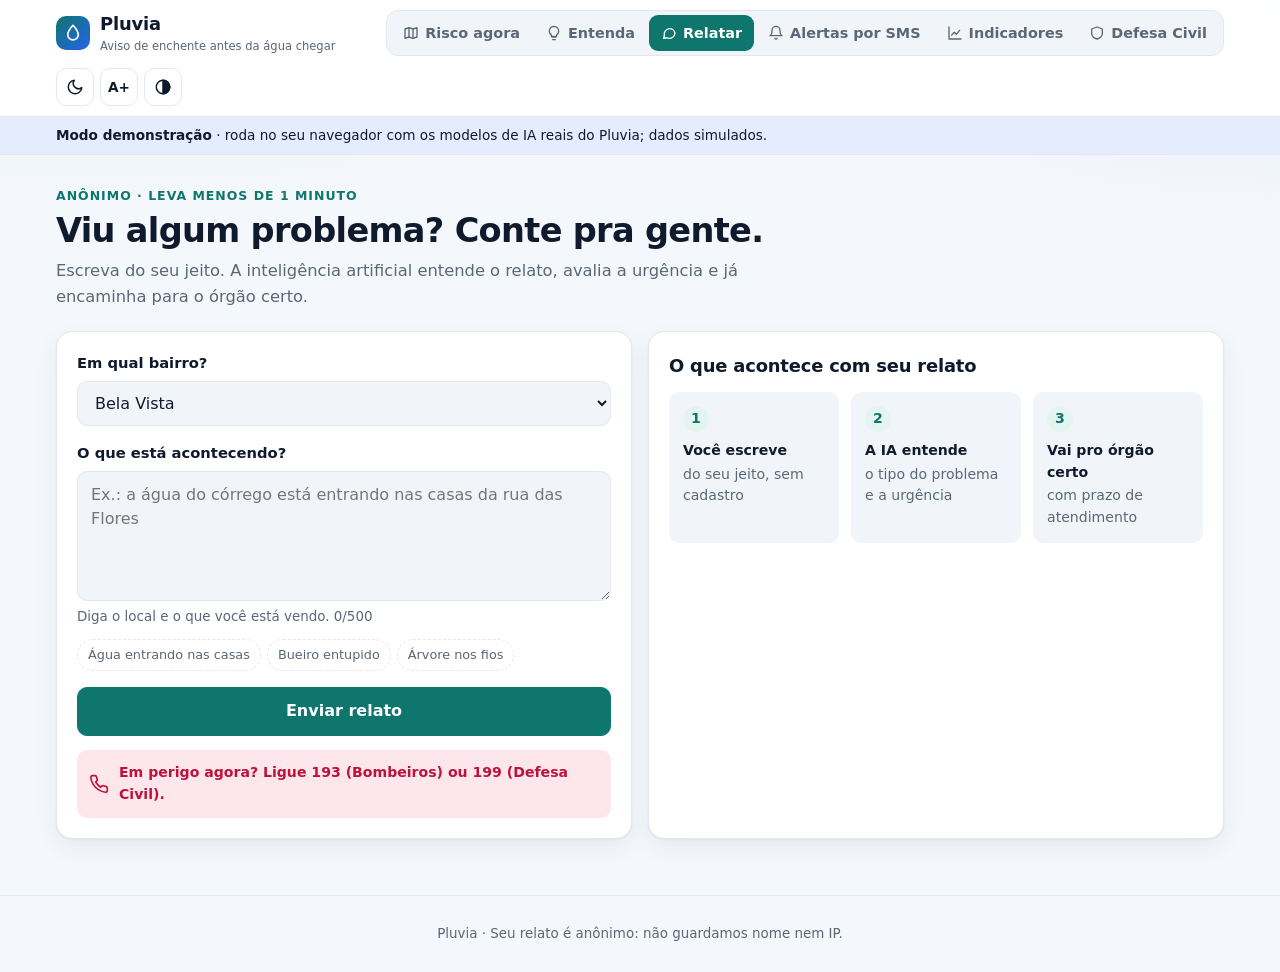
<file: vercel/site/relatar.html>
<!doctype html>
<html lang="pt-BR">
<head>
  <meta charset="utf-8">
  <meta name="viewport" content="width=device-width, initial-scale=1">
  <meta name="color-scheme" content="light dark">
  <title>Pluvia — Relatar problema</title>
  <script src="js/tema.js"></script>
  <link rel="stylesheet" href="css/estilo.css">
  <link rel="stylesheet" href="css/demo.css">
</head>
<body>
  <header class="topo" id="topo"></header>
  <main id="conteudo">
    <div class="cabecalho-pagina">
      <div class="eyebrow">Anônimo · leva menos de 1 minuto</div>
      <h1>Viu algum problema? Conte pra gente.</h1>
      <p class="sub">Escreva do seu jeito. A inteligência artificial entende o relato, avalia a urgência e já encaminha para o órgão certo.</p>
    </div>
    <div class="duas">
      <form id="form" class="cartao" novalidate>
        <div class="campo">
          <label for="bairro">Em qual bairro?</label>
          <select id="bairro" name="bairro" required></select>
        </div>
        <div class="campo">
          <label for="texto">O que está acontecendo?</label>
          <textarea id="texto" name="texto" required minlength="10" maxlength="500"
            aria-describedby="ajuda-texto" placeholder="Ex.: a água do córrego está entrando nas casas da rua das Flores"></textarea>
          <span class="ajuda" id="ajuda-texto">Diga o local e o que você está vendo. <span id="contador">0</span>/500</span>
        </div>
        <div class="exemplos" aria-label="Exemplos de relato">
          <button type="button" data-ex="A água do córrego está entrando nas casas e tem um idoso ilhado">Água entrando nas casas</button>
          <button type="button" data-ex="Bueiro entupido de lixo na esquina, a água não escoa">Bueiro entupido</button>
          <button type="button" data-ex="Árvore caiu em cima dos fios e está saindo faísca">Árvore nos fios</button>
        </div>
        <button class="prim largo" type="submit" id="enviar">Enviar relato</button>
        <p id="erro" class="erro" role="alert"></p>
        <div class="emergencia-tel"></div>
      </form>

      <section class="cartao" aria-live="polite" id="resultado">
        <h2>O que acontece com seu relato</h2>
        <div id="vazio">
          <ol class="passos">
            <li><b>Você escreve</b>do seu jeito, sem cadastro</li>
            <li><b>A IA entende</b>o tipo do problema e a urgência</li>
            <li><b>Vai pro órgão certo</b>com prazo de atendimento</li>
          </ol>
        </div>
        <div id="saida" class="oculto">
          <div class="protocolo" id="protocolo"></div>
          <dl class="lista-dados">
            <div><dt>Tipo de problema</dt><dd id="r-cat"></dd></div>
            <div><dt>Urgência</dt><dd id="r-sev"></dd></div>
            <div><dt>Encaminhado para</dt><dd id="r-orgao"></dd></div>
            <div><dt>Prazo de atendimento</dt><dd id="r-prazo"></dd></div>
            <div><dt>Certeza da IA</dt><dd id="r-conf"></dd></div>
            <div><dt>Tempo de análise</dt><dd id="r-tempo"></dd></div>
          </dl>
          <p id="r-extra" class="ajuda" style="margin:12px 0 0"></p>
        </div>
      </section>
    </div>
  </main>
  <footer>Pluvia · Seu relato é anônimo: não guardamos nome nem IP.</footer>
  <script defer src="js/comum.js"></script>
  <script defer src="js/demo.js"></script>
  <script defer src="js/relatar.js"></script>
</body>
</html>
</file>
<file: frontend/css/estilo.css>
/* ==========================================================================
   Pluvia — design system
   Paleta pensada para leitura fácil nos modos claro e escuro (contraste AA).
   ========================================================================== */
:root {
  color-scheme: light;
  --bg: #f4f7fb;
  --bg-grad: radial-gradient(1200px 500px at 10% -10%, #e3f2f1 0%, transparent 60%), radial-gradient(900px 400px at 100% 0%, #e8eefb 0%, transparent 55%);
  --surface: #ffffff;
  --surface-2: #f1f5f9;
  --text: #0f1b2d;
  --muted: #5a6779;
  --line: #e2e8f0;
  --brand: #0f766e;
  --brand-strong: #115e59;
  --brand-soft: #e3f4f1;
  --brand-ink: #ffffff;
  --accent: #2563eb;
  --focus: #2563eb;
  --chuva: #60a5fa;

  --normal: #15803d;     --normal-bg: #e7f6ec;
  --atencao: #a15c07;    --atencao-bg: #fdf3d8;
  --alerta: #c2410c;     --alerta-bg: #ffeddf;
  --emergencia: #be123c; --emergencia-bg: #fde7ec;

  --radius: 16px;
  --radius-sm: 10px;
  --shadow: 0 1px 2px rgba(15, 27, 45, .05), 0 8px 24px rgba(15, 27, 45, .06);
  --shadow-hover: 0 2px 4px rgba(15, 27, 45, .06), 0 14px 32px rgba(15, 27, 45, .10);
  font-size: 16px;
}

/* modo escuro: segue o sistema, a menos que a pessoa escolha "claro" */
@media (prefers-color-scheme: dark) {
  :root:not([data-theme="light"]) {
    color-scheme: dark;
    --bg: #0d131b;
    --bg-grad: radial-gradient(1200px 500px at 10% -10%, #0f2a2a 0%, transparent 60%), radial-gradient(900px 400px at 100% 0%, #141d33 0%, transparent 55%);
    --surface: #151d28;
    --surface-2: #1c2633;
    --text: #e7edf4;
    --muted: #9aa8b8;
    --line: #283444;
    --brand: #2dd4bf;
    --brand-strong: #5eead4;
    --brand-soft: rgba(45, 212, 191, .12);
    --brand-ink: #062521;
    --accent: #7aa7ff;
    --focus: #7aa7ff;
    --chuva: #5b8fd6;
    --normal: #4ade80;     --normal-bg: rgba(74, 222, 128, .12);
    --atencao: #facc15;    --atencao-bg: rgba(250, 204, 21, .12);
    --alerta: #fb923c;     --alerta-bg: rgba(251, 146, 60, .14);
    --emergencia: #fb7185; --emergencia-bg: rgba(251, 113, 133, .15);
    --shadow: 0 1px 2px rgba(0, 0, 0, .3), 0 8px 24px rgba(0, 0, 0, .25);
    --shadow-hover: 0 2px 4px rgba(0, 0, 0, .35), 0 14px 32px rgba(0, 0, 0, .35);
  }
}
:root[data-theme="dark"] {
  color-scheme: dark;
  --bg: #0d131b;
  --bg-grad: radial-gradient(1200px 500px at 10% -10%, #0f2a2a 0%, transparent 60%), radial-gradient(900px 400px at 100% 0%, #141d33 0%, transparent 55%);
  --surface: #151d28;
  --surface-2: #1c2633;
  --text: #e7edf4;
  --muted: #9aa8b8;
  --line: #283444;
  --brand: #2dd4bf;
  --brand-strong: #5eead4;
  --brand-soft: rgba(45, 212, 191, .12);
  --brand-ink: #062521;
  --accent: #7aa7ff;
  --focus: #7aa7ff;
  --chuva: #5b8fd6;
  --normal: #4ade80;     --normal-bg: rgba(74, 222, 128, .12);
  --atencao: #facc15;    --atencao-bg: rgba(250, 204, 21, .12);
  --alerta: #fb923c;     --alerta-bg: rgba(251, 146, 60, .14);
  --emergencia: #fb7185; --emergencia-bg: rgba(251, 113, 133, .15);
  --shadow: 0 1px 2px rgba(0, 0, 0, .3), 0 8px 24px rgba(0, 0, 0, .25);
  --shadow-hover: 0 2px 4px rgba(0, 0, 0, .35), 0 14px 32px rgba(0, 0, 0, .35);
}

/* alto contraste (acessibilidade) vence qualquer tema */
body.alto-contraste {
  --bg: #000; --bg-grad: none; --surface: #000; --surface-2: #111; --text: #fff; --muted: #f0f0f0; --line: #fff;
  --brand: #ffd400; --brand-strong: #ffd400; --brand-soft: #222; --brand-ink: #000;
  --normal: #7CFF8A; --atencao: #FFE14D; --alerta: #FFB070; --emergencia: #FF8FA3;
  --normal-bg: #000; --atencao-bg: #000; --alerta-bg: #000; --emergencia-bg: #000;
  --shadow: none; --shadow-hover: none;
}
body.fonte-grande { font-size: 19px; }

/* ---------- base ---------- */
* { box-sizing: border-box; }
html { background: var(--bg); }
body {
  margin: 0; min-height: 100vh;
  font-family: "Inter", system-ui, -apple-system, "Segoe UI", Roboto, sans-serif;
  background: var(--bg-grad), var(--bg); background-repeat: no-repeat;
  color: var(--text); line-height: 1.55; -webkit-font-smoothing: antialiased;
}
a { color: var(--brand); }
:focus-visible { outline: 3px solid var(--focus); outline-offset: 2px; border-radius: 6px; }
.pular { position: absolute; left: -999px; }
.pular:focus { left: 12px; top: 12px; background: var(--surface); color: var(--text); padding: 8px 12px; z-index: 50; border-radius: 8px; }
.oculto { display: none !important; }
@media (prefers-reduced-motion: reduce) { * { transition: none !important; animation: none !important; } }

/* ---------- topo ---------- */
header.topo {
  position: sticky; top: 0; z-index: 20;
  background: color-mix(in srgb, var(--surface) 96%, transparent);
  border-bottom: 1px solid var(--line);
}
.topo .barra { max-width: 1200px; margin: 0 auto; padding: 10px 16px; display: flex; gap: 12px; align-items: center; justify-content: space-between; flex-wrap: wrap; }
.marca { display: flex; gap: 10px; align-items: center; color: var(--text); text-decoration: none; font-weight: 800; font-size: 1.12rem; letter-spacing: -.01em; }
.marca .logo { width: 34px; height: 34px; border-radius: 10px; display: grid; place-items: center; background: linear-gradient(135deg, var(--brand), var(--accent)); color: #fff; }
.marca .logo svg { width: 20px; height: 20px; }
.marca small { display: block; font-weight: 500; font-size: .72rem; color: var(--muted); letter-spacing: 0; }
nav.menu { display: flex; gap: 2px; flex-wrap: wrap; background: var(--surface-2); padding: 4px; border-radius: 12px; border: 1px solid var(--line); }
nav.menu a { display: flex; align-items: center; gap: 6px; color: var(--muted); text-decoration: none; padding: 7px 12px; border-radius: 9px; font-weight: 600; font-size: .9rem; transition: background .15s, color .15s; }
nav.menu a svg { width: 16px; height: 16px; }
nav.menu a:hover { color: var(--text); background: var(--surface); }
nav.menu a[aria-current="page"] { color: var(--brand-ink); background: var(--brand); }
.acess { display: flex; gap: 6px; }
.icone-btn { width: 38px; height: 38px; display: grid; place-items: center; border-radius: 10px; border: 1px solid var(--line); background: var(--surface); color: var(--text); cursor: pointer; font: inherit; font-weight: 800; font-size: .85rem; transition: border-color .15s, transform .1s; }
.icone-btn:hover { border-color: var(--brand); }
.icone-btn:active { transform: scale(.96); }
.icone-btn svg { width: 18px; height: 18px; }
.icone-btn[aria-pressed="true"] { background: var(--brand-soft); border-color: var(--brand); color: var(--brand); }
@media (max-width: 520px) { .marca small { display: none; } }
@media (max-width: 860px) {
  nav.menu { order: 3; width: 100%; overflow-x: auto; flex-wrap: nowrap; }
  nav.menu a { white-space: nowrap; }
}

/* ---------- layout ---------- */
main { max-width: 1200px; margin: 0 auto; padding: 28px 16px 56px; }
.cabecalho-pagina { margin-bottom: 22px; }
.eyebrow { display: inline-flex; align-items: center; gap: 6px; font-size: .78rem; font-weight: 700; letter-spacing: .08em; text-transform: uppercase; color: var(--brand); margin-bottom: 6px; }
h1 { font-size: clamp(1.6rem, 3vw, 2.1rem); line-height: 1.15; letter-spacing: -.02em; margin: 0 0 8px; }
h2 { font-size: 1.12rem; letter-spacing: -.01em; margin: 0 0 12px; }
.sub { color: var(--muted); margin: 0; max-width: 760px; font-size: 1.02rem; }
.cartao { background: var(--surface); border: 1px solid var(--line); border-radius: var(--radius); padding: 20px; box-shadow: var(--shadow); }
.grade { display: grid; gap: 14px; grid-template-columns: repeat(auto-fill, minmax(270px, 1fr)); }
.duas { display: grid; gap: 16px; grid-template-columns: repeat(auto-fit, minmax(min(100%, 440px), 1fr)); }
.pilha > * + * { margin-top: 16px; }
.secao { margin-top: 22px; }

/* ---------- resumo (hero) ---------- */
.resumo { display: grid; gap: 16px; grid-template-columns: 1.4fr 1fr; align-items: stretch; margin-bottom: 22px; }
@media (max-width: 860px) { .resumo { grid-template-columns: 1fr; } }
.status-geral { display: flex; gap: 16px; align-items: center; border-radius: var(--radius); padding: 20px; border: 1px solid var(--line); background: var(--surface); box-shadow: var(--shadow); }
.status-geral .icone-status { flex: none; width: 56px; height: 56px; border-radius: 16px; display: grid; place-items: center; background: var(--normal-bg); color: var(--normal); }
.status-geral .icone-status svg { width: 28px; height: 28px; }
.status-geral h2 { margin: 0 0 4px; font-size: 1.25rem; }
.status-geral p { margin: 0; color: var(--muted); }
.status-geral.s-emergencia { border-color: var(--emergencia); background: linear-gradient(0deg, var(--emergencia-bg), var(--emergencia-bg)), var(--surface); }
.status-geral.s-emergencia .icone-status { background: var(--emergencia); color: #fff; }
.status-geral.s-alerta { border-color: var(--alerta); background: linear-gradient(0deg, var(--alerta-bg), var(--alerta-bg)), var(--surface); }
.status-geral.s-alerta .icone-status { background: var(--alerta); color: #fff; }
.status-geral.s-atencao .icone-status { background: var(--atencao-bg); color: var(--atencao); }
.contagem { display: grid; grid-template-columns: repeat(4, 1fr); gap: 8px; }
.contagem div { border-radius: var(--radius-sm); padding: 12px 10px; text-align: center; background: var(--surface); border: 1px solid var(--line); }
.contagem strong { display: block; font-size: 1.5rem; line-height: 1.1; }
.contagem span { font-size: .78rem; color: var(--muted); font-weight: 600; }
.contagem .c-normal strong { color: var(--normal); }
.contagem .c-atencao strong { color: var(--atencao); }
.contagem .c-alerta strong { color: var(--alerta); }
.contagem .c-emergencia strong { color: var(--emergencia); }

/* ---------- selos de risco ---------- */
.selo { display: inline-flex; align-items: center; gap: 6px; padding: 4px 10px; border-radius: 999px; font-weight: 700; font-size: .8rem; white-space: nowrap; }
.selo::before { content: ""; width: 8px; height: 8px; border-radius: 50%; background: currentColor; }
.n-normal { color: var(--normal); background: var(--normal-bg); }
.n-atencao { color: var(--atencao); background: var(--atencao-bg); }
.n-alerta { color: var(--alerta); background: var(--alerta-bg); }
.n-emergencia { color: var(--emergencia); background: var(--emergencia-bg); }
.n-emergencia::before { animation: pulso 1.4s infinite; }
@keyframes pulso { 50% { opacity: .25; } }

/* ---------- cartão de bairro ---------- */
.bairro { display: flex; flex-direction: column; gap: 12px; width: 100%; text-align: left; font: inherit; color: inherit; cursor: pointer; position: relative; overflow: hidden; transition: transform .15s, box-shadow .15s, border-color .15s; }
.bairro::before { content: ""; position: absolute; inset: 0 auto 0 0; width: 5px; background: var(--cor-nivel, var(--normal)); }
.bairro:hover { transform: translateY(-2px); box-shadow: var(--shadow-hover); }
.bairro[aria-pressed="true"] { border-color: var(--brand); }
.bairro .topo-card { display: flex; justify-content: space-between; align-items: flex-start; gap: 8px; }
.bairro h3 { margin: 0; font-size: 1.08rem; }
.bairro .estacao { font-size: .78rem; color: var(--muted); }
.b-normal { --cor-nivel: var(--normal); }
.b-atencao { --cor-nivel: var(--atencao); }
.b-alerta { --cor-nivel: var(--alerta); }
.b-emergencia { --cor-nivel: var(--emergencia); border-color: var(--emergencia); }
.chance { display: flex; align-items: baseline; gap: 8px; }
.chance strong { font-size: 2rem; line-height: 1; letter-spacing: -.02em; color: var(--cor-nivel); }
.chance span { color: var(--muted); font-size: .88rem; }
.rotulo-medidor { display: flex; justify-content: space-between; font-size: .85rem; color: var(--muted); }
.rotulo-medidor b { color: var(--text); }
.medidor { height: 10px; background: var(--surface-2); border-radius: 99px; overflow: hidden; position: relative; }
.medidor span { display: block; height: 100%; border-radius: 99px; background: var(--cor-nivel); transition: width .6s ease; }
.medidor::after { content: ""; position: absolute; top: 0; bottom: 0; left: 80%; width: 2px; background: var(--muted); opacity: .45; }
.fatos { display: flex; justify-content: space-between; gap: 8px; font-size: .84rem; color: var(--muted); }
.fatos span { display: inline-flex; align-items: center; gap: 5px; }
.fatos svg { width: 15px; height: 15px; }
.msg-alerta { margin: 0; padding: 10px 12px; border-radius: var(--radius-sm); background: var(--emergencia-bg); color: var(--emergencia); font-size: .88rem; font-weight: 600; }
.b-alerta .msg-alerta { background: var(--alerta-bg); color: var(--alerta); }

/* ---------- legenda em passos ---------- */
.legenda { display: grid; gap: 10px; grid-template-columns: repeat(auto-fit, minmax(200px, 1fr)); margin: 0; padding: 0; list-style: none; }
.legenda li { border-radius: var(--radius-sm); padding: 12px; background: var(--surface-2); border: 1px solid var(--line); }
.legenda li .selo { margin-bottom: 6px; }
.legenda li p { margin: 0; font-size: .88rem; color: var(--muted); }

/* ---------- formulários ---------- */
form .campo { margin-bottom: 16px; display: flex; flex-direction: column; gap: 6px; }
label { font-weight: 600; font-size: .92rem; }
input, select, textarea {
  font: inherit; width: 100%; padding: 11px 13px; color: var(--text);
  background: var(--surface-2); border: 1px solid var(--line); border-radius: var(--radius-sm);
  transition: border-color .15s, box-shadow .15s, background .15s;
}
input:hover, select:hover, textarea:hover { border-color: color-mix(in srgb, var(--brand) 40%, var(--line)); }
input:focus, select:focus, textarea:focus { outline: none; border-color: var(--brand); background: var(--surface); box-shadow: 0 0 0 4px var(--brand-soft); }
textarea { min-height: 130px; resize: vertical; }
.check { flex-direction: row !important; align-items: flex-start; gap: 10px !important; padding: 12px; border-radius: var(--radius-sm); background: var(--surface-2); }
.check input { width: 18px; height: 18px; margin-top: 3px; accent-color: var(--brand); flex: none; }
.check label { font-weight: 400; font-size: .9rem; }
.btn, button.prim, button.sec { display: inline-flex; align-items: center; justify-content: center; gap: 8px; font: inherit; font-weight: 700; border-radius: var(--radius-sm); padding: 11px 18px; cursor: pointer; transition: background .15s, transform .1s, border-color .15s; }
button.prim { background: var(--brand); color: var(--brand-ink); border: 1px solid var(--brand); }
button.prim:hover { background: var(--brand-strong); }
button.sec { background: transparent; color: var(--text); border: 1px solid var(--line); }
button.sec:hover { border-color: var(--brand); color: var(--brand); }
button:active { transform: scale(.98); }
button:disabled { opacity: .6; cursor: wait; }
.largo { width: 100%; }
.ajuda { font-size: .84rem; color: var(--muted); }
.erro { color: var(--emergencia); font-weight: 600; margin: 8px 0 0; }
.ok { color: var(--normal); font-weight: 600; margin: 8px 0 0; }
.exemplos { display: flex; flex-wrap: wrap; gap: 6px; margin: -4px 0 16px; }
.exemplos button { font: inherit; font-size: .8rem; padding: 5px 10px; border-radius: 99px; border: 1px dashed var(--line); background: transparent; color: var(--muted); cursor: pointer; }
.exemplos button:hover { color: var(--brand); border-color: var(--brand); }
.emergencia-tel { display: flex; gap: 10px; align-items: center; padding: 12px; border-radius: var(--radius-sm); background: var(--emergencia-bg); color: var(--emergencia); font-size: .88rem; font-weight: 600; margin-top: 14px; }

/* ---------- passos (como funciona) ---------- */
.passos { display: grid; gap: 12px; grid-template-columns: repeat(auto-fit, minmax(160px, 1fr)); counter-reset: passo; margin: 0; padding: 0; list-style: none; }
.passos li { counter-increment: passo; padding: 14px; border-radius: var(--radius-sm); background: var(--surface-2); font-size: .88rem; color: var(--muted); }
.passos li::before { content: counter(passo); display: grid; place-items: center; width: 26px; height: 26px; border-radius: 50%; background: var(--brand-soft); color: var(--brand); font-weight: 800; margin-bottom: 8px; }
.passos b { display: block; color: var(--text); margin-bottom: 2px; }

/* ---------- resultado da triagem ---------- */
.vazio { text-align: center; padding: 28px 12px; color: var(--muted); }
.vazio svg { width: 44px; height: 44px; color: var(--brand); opacity: .6; margin-bottom: 8px; }
.protocolo { display: flex; align-items: center; gap: 10px; padding: 12px; border-radius: var(--radius-sm); background: var(--normal-bg); color: var(--normal); font-weight: 700; margin-bottom: 14px; }
.lista-dados { display: grid; grid-template-columns: 1fr 1fr; gap: 10px; margin: 0; }
.lista-dados div { padding: 12px; border-radius: var(--radius-sm); background: var(--surface-2); }
.lista-dados dt { font-size: .78rem; color: var(--muted); font-weight: 600; }
.lista-dados dd { margin: 2px 0 0; font-weight: 700; }

/* ---------- KPIs e dashboard ---------- */
.kpis { display: grid; gap: 12px; grid-template-columns: repeat(auto-fill, minmax(180px, 1fr)); margin-bottom: 16px; }
.kpi { padding: 16px; }
.kpi .valor { font-size: 1.7rem; font-weight: 800; letter-spacing: -.02em; line-height: 1.15; }
.kpi .rotulo { color: var(--muted); font-size: .84rem; margin-top: 4px; }
.kpi.destaque { background: linear-gradient(135deg, #0f766e, #1d4ed8); border: 0; color: #fff; }
.kpi.destaque .rotulo { color: rgba(255, 255, 255, .85); }
.filtros { display: flex; flex-wrap: wrap; gap: 12px; align-items: flex-end; margin-bottom: 16px; }
.filtros .campo { margin: 0; min-width: 170px; flex: 1; }
.filtros .acoes { display: flex; gap: 8px; }
.grafico { position: relative; height: 290px; }
.recomendacao { display: flex; gap: 14px; align-items: flex-start; border-left: 5px solid var(--brand); }
.recomendacao svg { flex: none; width: 28px; height: 28px; color: var(--brand); margin-top: 2px; }
.recomendacao h2 { margin-bottom: 4px; }
.recomendacao p { margin: 0; }

/* ---------- tabelas ---------- */
table { width: 100%; border-collapse: collapse; font-size: .9rem; }
th, td { text-align: left; padding: 10px 8px; border-bottom: 1px solid var(--line); vertical-align: top; }
th { color: var(--muted); font-weight: 600; font-size: .8rem; text-transform: uppercase; letter-spacing: .04em; }
tbody tr:hover { background: var(--surface-2); }
.tabela-rolagem { overflow-x: auto; }
.melhor { color: var(--normal); font-weight: 800; }
.comparacao td:nth-child(2) { color: var(--muted); }

/* ---------- lista de alertas ---------- */
.lista-alertas { list-style: none; padding: 0; margin: 0; display: grid; gap: 10px; }
.lista-alertas li { padding: 14px; border-radius: var(--radius-sm); border: 1px solid var(--line); background: var(--surface-2); }
.lista-alertas li.ativo { border-color: var(--alerta); background: var(--alerta-bg); }
.lista-alertas .linha { display: flex; justify-content: space-between; gap: 8px; flex-wrap: wrap; align-items: center; }
.lista-alertas p { margin: 8px 0; }

footer { text-align: center; color: var(--muted); font-size: .84rem; padding: 28px 16px; border-top: 1px solid var(--line); }
</file>
<file: frontend/css/inicio.css>
/* ==========================================================================
   Página principal (tela cheia) e página "Entenda"
   ========================================================================== */

/* cor do nível atual, trocada pelo JS via classe no <body> */
body { --nivel: var(--normal); --nivel-bg: var(--normal-bg); --agua-1: #4f9cf0; --agua-2: #1d4ed8; }
:root[data-theme="dark"] body { --agua-1: #3b82c4; --agua-2: #1e3a8a; }
@media (prefers-color-scheme: dark) { :root:not([data-theme="light"]) body { --agua-1: #3b82c4; --agua-2: #1e3a8a; } }
.nv-atencao { --nivel: var(--atencao); --nivel-bg: var(--atencao-bg); }
.nv-alerta { --nivel: var(--alerta); --nivel-bg: var(--alerta-bg); }
.nv-emergencia { --nivel: var(--emergencia); --nivel-bg: var(--emergencia-bg); }

/* ---------- HERO tela cheia ---------- */
.hero {
  position: relative; overflow: hidden; isolation: isolate;
  min-height: calc(100vh - 67px); min-height: calc(100svh - 67px);
  display: flex; flex-direction: column; justify-content: center;
  padding: 32px 16px 24px;
}
.hero::before { /* aura colorida que respira conforme o risco */
  content: ""; position: absolute; inset: -20%; z-index: -2;
  background:
    radial-gradient(40% 50% at 25% 40%, color-mix(in srgb, var(--nivel) 26%, transparent), transparent 70%),
    radial-gradient(35% 45% at 80% 30%, color-mix(in srgb, var(--accent) 18%, transparent), transparent 70%),
    radial-gradient(50% 40% at 60% 100%, color-mix(in srgb, var(--brand) 18%, transparent), transparent 70%);
  animation: aura 14s ease-in-out infinite alternate;
  will-change: transform; pointer-events: none;
}
@keyframes aura { to { transform: translate3d(3%, -2%, 0) rotate(6deg) scale(1.05); } }

/* chuva animada (gotas criadas pelo JS conforme os mm/h) */
.chuva-anim { position: absolute; inset: 0; z-index: -1; pointer-events: none; overflow: hidden; }
.chuva-anim i {
  position: absolute; top: -12%; width: 2px; height: 70px; border-radius: 2px;
  background: linear-gradient(to bottom, transparent, color-mix(in srgb, var(--chuva) 70%, transparent));
  animation: cair linear infinite; opacity: .6; will-change: transform;
}
@keyframes cair { to { transform: translate3d(-40px, 125vh, 0); } }

.hero-conteudo { width: 100%; max-width: 1200px; margin: 0 auto; display: grid; gap: clamp(24px, 5vw, 72px); grid-template-columns: minmax(260px, 420px) 1fr; align-items: center; }
@media (max-width: 860px) { .hero-conteudo { grid-template-columns: 1fr; justify-items: center; text-align: center; } }

/* seletor de bairro em forma de "pílula" */
.seletor { display: inline-flex; margin-bottom: 0 !important; align-items: center; gap: 8px; padding: 6px 6px 6px 14px; border-radius: 99px; background: color-mix(in srgb, var(--surface) 75%, transparent); border: 1px solid var(--line); font-size: .9rem; color: var(--muted); margin-bottom: 18px; box-shadow: var(--shadow); }
.seletor svg { width: 18px; height: 18px; color: var(--brand); }
.seletor select { width: auto; border: 0; background: var(--surface-2); padding: 7px 34px 7px 12px; border-radius: 99px; font-weight: 700; color: var(--text); cursor: pointer; }

/* ---------- o "copo" de água ---------- */
.copo-wrap { position: relative; width: min(74vw, 360px); aspect-ratio: 1; }
.copo {
  position: absolute; inset: 0; border-radius: 50%; overflow: hidden;
  background: var(--surface); border: 6px solid color-mix(in srgb, var(--nivel) 55%, var(--line));
  box-shadow: 0 0 0 10px color-mix(in srgb, var(--nivel) 12%, transparent), var(--shadow-hover);
  transition: border-color .8s, box-shadow .8s;
}
.copo-wrap::before { content: ""; position: absolute; inset: -4px; border-radius: 50%; border: 6px solid var(--nivel); opacity: 0; pointer-events: none; }
.nv-emergencia .copo-wrap::before { animation: alarme 1.6s ease-out infinite; will-change: transform, opacity; }
@keyframes alarme { from { transform: scale(1); opacity: .55; } to { transform: scale(1.14); opacity: 0; } }
.agua { position: absolute; left: 0; right: 0; bottom: 0; height: 0%; transition: height 1.6s cubic-bezier(.22, 1, .36, 1); }
.agua .corpo { position: absolute; inset: 18px 0 0 0; background: linear-gradient(to bottom, var(--agua-1), var(--agua-2)); }
.agua svg { position: absolute; left: 0; top: 0; width: 200%; height: 20px; animation: onda 5s linear infinite; will-change: transform; }
.agua .onda1 { fill: var(--agua-1); }
.agua .onda2 { fill: color-mix(in srgb, var(--agua-1) 45%, transparent); }
@keyframes onda { to { transform: translateX(-50%); } }
.limite { position: absolute; left: 18%; right: 18%; top: 12%; border-top: 2px dashed var(--emergencia); z-index: 2; }
.limite span { position: absolute; left: 50%; transform: translateX(-50%); white-space: nowrap; top: 4px; font-size: .7rem; font-weight: 800; color: var(--emergencia); background: var(--surface); padding: 1px 6px; border-radius: 6px; }
.copo-texto { position: absolute; inset: 0; z-index: 3; display: grid; place-content: center; text-align: center; }
.copo-texto .pilula { display: flex; flex-direction: column; align-items: center; padding: 10px 20px 10px; border-radius: 22px; background: color-mix(in srgb, var(--surface) 88%, transparent); box-shadow: var(--shadow); }
.copo-texto strong { font-size: clamp(3rem, 9vw, 4.6rem); font-weight: 900; letter-spacing: -.04em; line-height: 1; color: var(--nivel); }
.copo-texto span { font-size: .85rem; font-weight: 700; color: var(--text); }

/* ---------- mensagem principal ---------- */
.estado .selo { font-size: .95rem; padding: 6px 14px; }
.estado h1 { font-size: clamp(2.1rem, 4.8vw, 3.6rem); line-height: 1.04; letter-spacing: -.035em; margin: 12px 0 10px; }
.estado .topo-estado { display: flex; gap: 10px; align-items: center; flex-wrap: wrap; }
@media (max-width: 860px) { .estado .topo-estado { justify-content: center; } }
.estado h1 em { font-style: normal; color: var(--nivel); transition: color .8s; }
.estado .frase { font-size: clamp(1.05rem, 1.8vw, 1.3rem); color: var(--muted); margin: 0 0 22px; max-width: 620px; }
.estado .frase b { color: var(--text); }
.fazer { list-style: none; padding: 0; margin: 0 0 22px; display: grid; gap: 10px; grid-template-columns: repeat(3, 1fr); max-width: 720px; }
@media (max-width: 1100px) { .fazer { grid-template-columns: 1fr; } .fazer li { flex-direction: row !important; align-items: center !important; } }
.fazer li { display: flex; flex-direction: column; gap: 10px; align-items: flex-start; font-size: .92rem; line-height: 1.35; padding: 12px 14px; border-radius: 14px; background: color-mix(in srgb, var(--surface) 80%, transparent); border: 1px solid var(--line); font-weight: 600; text-align: left; }
.fazer li .ic { flex: none; width: 36px; height: 36px; border-radius: 10px; display: grid; place-items: center; background: var(--nivel-bg); color: var(--nivel); }
.fazer li .ic svg { width: 20px; height: 20px; }
@media (max-width: 860px) { .fazer { justify-items: stretch; width: 100%; } }
.ctas { display: flex; flex-wrap: wrap; gap: 10px; }
@media (max-width: 860px) { .ctas { justify-content: center; } }
.btn-grande { display: inline-flex; align-items: center; gap: 8px; padding: 13px 20px; border-radius: 14px; font-weight: 800; text-decoration: none; transition: transform .15s, box-shadow .15s; }
.btn-grande svg { width: 20px; height: 20px; }
.btn-grande:hover { transform: translateY(-2px); }
.btn-grande.cheio { background: var(--brand); color: var(--brand-ink); box-shadow: 0 8px 24px color-mix(in srgb, var(--brand) 35%, transparent); }
.btn-grande.vazado { background: color-mix(in srgb, var(--surface) 80%, transparent); color: var(--text); border: 1px solid var(--line); }

/* ---------- faixa "outros bairros" ---------- */
.outros { width: 100%; max-width: 1200px; margin: 28px auto 0; }
.outros h2 { font-size: .8rem; text-transform: uppercase; letter-spacing: .08em; color: var(--muted); margin: 0 0 10px; text-align: left; }
.chips { display: flex; gap: 10px; overflow-x: auto; padding: 4px 2px 10px; scroll-snap-type: x mandatory; }
.chip { scroll-snap-align: start; flex: 1 0 170px; display: flex; flex-direction: column; gap: 4px; text-align: left; padding: 12px 14px; border-radius: 14px; cursor: pointer; font: inherit; color: var(--text); background: color-mix(in srgb, var(--surface) 82%, transparent); border: 1px solid var(--line); transition: transform .15s, border-color .15s; }
.chip:hover { transform: translateY(-2px); border-color: var(--brand); }
.chip[aria-current="true"] { border-color: var(--brand); box-shadow: 0 0 0 3px var(--brand-soft); }
.chip .nome { font-weight: 700; font-size: .92rem; display: flex; align-items: center; gap: 8px; }
.chip .ponto { width: 10px; height: 10px; border-radius: 50%; flex: none; }
.chip .info { font-size: .8rem; color: var(--muted); }
.chip .mini { height: 5px; border-radius: 99px; background: var(--surface-2); overflow: hidden; margin-top: 4px; }
.chip .mini span { display: block; height: 100%; border-radius: 99px; transition: width 1s; }

.rolar-dica { display: flex; justify-content: center; margin-top: 14px; }
.rolar-dica button { display: inline-flex; align-items: center; gap: 6px; background: none; border: 0; color: var(--muted); font: inherit; font-size: .88rem; cursor: pointer; }
.rolar-dica svg { width: 18px; height: 18px; animation: quicar 1.8s ease-in-out infinite; }
@keyframes quicar { 50% { transform: translateY(5px); } }

/* entrada suave dos elementos */
.surgir { opacity: 0; transform: translateY(18px); animation: surgir .8s cubic-bezier(.22, 1, .36, 1) forwards; }
.surgir.d1 { animation-delay: .08s; } .surgir.d2 { animation-delay: .18s; } .surgir.d3 { animation-delay: .28s; } .surgir.d4 { animation-delay: .4s; }
@keyframes surgir { to { opacity: 1; transform: none; } }
.troca { animation: troca .5s ease; }
@keyframes troca { from { opacity: .2; transform: scale(.98); } }

/* revelar ao rolar (página Entenda) */
.revelar { opacity: 0; transform: translateY(28px); transition: opacity .8s cubic-bezier(.22, 1, .36, 1), transform .8s cubic-bezier(.22, 1, .36, 1); }
.revelar.visivel { opacity: 1; transform: none; }

/* ---------- página ENTENDA ---------- */
.faixa-tela { min-height: 100vh; min-height: 100svh; display: flex; align-items: center; padding: 64px 16px; position: relative; overflow: hidden; isolation: isolate; }
.faixa-tela.curta { min-height: auto; }
.faixa-tela > .dentro { width: 100%; max-width: 1200px; margin: 0 auto; }
.faixa-tela.alt { background: color-mix(in srgb, var(--surface) 55%, transparent); border-block: 1px solid var(--line); }
.titulo-grande { font-size: clamp(2.2rem, 5.5vw, 4.2rem); line-height: 1.02; letter-spacing: -.035em; margin: 10px 0 16px; }
.titulo-grande .grad { background: linear-gradient(90deg, var(--brand), var(--accent)); -webkit-background-clip: text; background-clip: text; color: transparent; }
.titulo-sec { font-size: clamp(1.7rem, 3.6vw, 2.6rem); letter-spacing: -.03em; line-height: 1.1; margin: 8px 0 12px; }
.lead { font-size: clamp(1.05rem, 1.7vw, 1.25rem); color: var(--muted); max-width: 720px; margin: 0 0 28px; }

/* fluxo sensor -> IA -> aviso, com "dados" correndo na linha */
.fluxo { display: grid; grid-template-columns: 1fr auto 1fr auto 1fr; align-items: center; gap: 12px; margin-top: 12px; }
@media (max-width: 760px) { .fluxo { grid-template-columns: 1fr; } .fluxo .trilho { height: 40px; width: 4px; margin: 0 auto; } .fluxo .trilho i { animation-name: correrV; } }
.etapa { padding: 22px; border-radius: 20px; background: var(--surface); border: 1px solid var(--line); box-shadow: var(--shadow); text-align: center; }
.etapa .bolha { width: 64px; height: 64px; margin: 0 auto 12px; border-radius: 20px; display: grid; place-items: center; color: #fff; background: linear-gradient(135deg, var(--brand), var(--accent)); animation: flutuar 4s ease-in-out infinite; }
.etapa:nth-child(3) .bolha { animation-delay: .6s; } .etapa:nth-child(5) .bolha { animation-delay: 1.2s; }
.etapa .bolha svg { width: 30px; height: 30px; }
.etapa h3 { margin: 0 0 6px; font-size: 1.1rem; }
.etapa p { margin: 0; color: var(--muted); font-size: .92rem; }
@keyframes flutuar { 50% { transform: translateY(-6px); } }
.trilho { position: relative; width: 60px; height: 4px; border-radius: 4px; background: var(--line); overflow: hidden; }
.trilho i { position: absolute; inset: 0; width: 40%; border-radius: 4px; background: linear-gradient(90deg, transparent, var(--brand), transparent); animation: correr 1.6s linear infinite; }
@keyframes correr { from { transform: translateX(-100%); } to { transform: translateX(250%); } }
@keyframes correrV { from { transform: translateY(-100%); } to { transform: translateY(250%); } }

/* cores */
.cores { display: grid; gap: 14px; grid-template-columns: repeat(auto-fit, minmax(240px, 1fr)); }
.cor-card { position: relative; padding: 22px; border-radius: 20px; background: var(--surface); border: 1px solid var(--line); box-shadow: var(--shadow); overflow: hidden; transition: transform .2s; }
.cor-card:hover { transform: translateY(-4px) rotate(-.4deg); }
.cor-card::after { content: ""; position: absolute; right: -40px; top: -40px; width: 140px; height: 140px; border-radius: 50%; background: var(--c-bg); }
.cor-card .selo { position: relative; z-index: 1; font-size: .9rem; }
.cor-card h3 { margin: 14px 0 6px; font-size: 1.2rem; }
.cor-card p { margin: 0 0 12px; color: var(--muted); font-size: .92rem; }
.cor-card .acao { display: flex; gap: 8px; align-items: flex-start; padding: 10px 12px; border-radius: 12px; background: var(--c-bg); color: var(--c); font-weight: 700; font-size: .88rem; }
.cor-card .acao svg { width: 18px; height: 18px; flex: none; margin-top: 1px; }
.cor-card .faixa-prob { font-size: .78rem; color: var(--muted); margin-top: 10px; }
.c-normal { --c: var(--normal); --c-bg: var(--normal-bg); }
.c-atencao { --c: var(--atencao); --c-bg: var(--atencao-bg); }
.c-alerta { --c: var(--alerta); --c-bg: var(--alerta-bg); }
.c-emergencia { --c: var(--emergencia); --c-bg: var(--emergencia-bg); }

/* glossário */
.glossario { display: grid; gap: 14px; grid-template-columns: repeat(auto-fit, minmax(280px, 1fr)); }
.termo { padding: 20px; border-radius: 20px; background: var(--surface); border: 1px solid var(--line); box-shadow: var(--shadow); }
.termo .rotulo-ex { display: inline-flex; align-items: baseline; gap: 6px; padding: 6px 12px; border-radius: 12px; background: var(--surface-2); margin-bottom: 12px; }
.termo .rotulo-ex b { font-size: 1.5rem; letter-spacing: -.02em; }
.termo .rotulo-ex span { color: var(--muted); font-size: .8rem; }
.termo h3 { margin: 0 0 6px; font-size: 1.08rem; }
.termo p { margin: 0; color: var(--muted); font-size: .93rem; }
.termo p + p { margin-top: 8px; }
.termo .comparar { margin-top: 10px; padding: 10px 12px; border-left: 3px solid var(--brand); background: var(--brand-soft); border-radius: 8px; font-size: .88rem; color: var(--text); }

/* simulador interativo */
.simulador { display: grid; gap: 32px; grid-template-columns: minmax(240px, 360px) 1fr; align-items: center; }
@media (max-width: 860px) { .simulador { grid-template-columns: 1fr; justify-items: center; } }
.simulador .copo-wrap { width: min(70vw, 340px); }
.controle { width: 100%; padding: 22px; border-radius: 20px; background: var(--surface); border: 1px solid var(--line); box-shadow: var(--shadow); }
.controle label { display: flex; justify-content: space-between; align-items: baseline; font-size: 1rem; }
.controle label b { font-size: 1.6rem; color: var(--brand); }
input[type="range"] { -webkit-appearance: none; appearance: none; height: 10px; border-radius: 99px; padding: 0; margin: 14px 0 6px; border: 0; background: linear-gradient(90deg, var(--normal), var(--atencao), var(--alerta), var(--emergencia)); }
input[type="range"]::-webkit-slider-thumb { -webkit-appearance: none; width: 28px; height: 28px; border-radius: 50%; background: var(--surface); border: 4px solid var(--brand); box-shadow: var(--shadow); cursor: grab; }
input[type="range"]::-moz-range-thumb { width: 22px; height: 22px; border-radius: 50%; background: var(--surface); border: 4px solid var(--brand); cursor: grab; }
.escala { display: flex; justify-content: space-between; font-size: .76rem; color: var(--muted); }
.sim-resultado { margin-top: 18px; padding: 16px; border-radius: 14px; background: var(--nivel-bg); transition: background .5s; }
.sim-resultado .selo { margin-bottom: 6px; }
.sim-resultado p { margin: 0; font-weight: 600; }

/* perguntas frequentes */
.faq { display: grid; gap: 10px; max-width: 860px; }
.faq details { border-radius: 16px; background: var(--surface); border: 1px solid var(--line); box-shadow: var(--shadow); overflow: hidden; }
.faq summary { list-style: none; cursor: pointer; padding: 18px 20px; font-weight: 700; display: flex; justify-content: space-between; gap: 12px; align-items: center; }
.faq summary::-webkit-details-marker { display: none; }
.faq summary::after { content: "+"; font-size: 1.4rem; line-height: 1; color: var(--brand); transition: transform .25s; }
.faq details[open] summary::after { transform: rotate(45deg); }
.faq details p { margin: 0; padding: 0 20px 18px; color: var(--muted); }

@media (prefers-reduced-motion: reduce) {
  .hero::before, .chuva-anim i, .agua svg, .etapa .bolha, .trilho i, .rolar-dica svg, .nv-emergencia .copo-wrap::before { animation: none !important; }
  .surgir, .revelar { opacity: 1 !important; transform: none !important; animation: none !important; }
}
.cor-card > * { position: relative; z-index: 1; }

/* desempenho: pausa animações quando não estão visíveis */
.pausado, .pausado *, .pausado *::before, .pausado::before { animation-play-state: paused !important; }
.hero, .faixa-tela { contain: paint; }

/* ---------- os 96 distritos: mapa de calor por zona ---------- */
.outros-topo { display: flex; justify-content: space-between; align-items: baseline; gap: 12px; }
.link-btn { background: none; border: 0; padding: 0; font: inherit; font-size: .88rem; font-weight: 700; color: var(--brand); cursor: pointer; }
.link-btn:hover { text-decoration: underline; }
.todos { max-width: 1200px; margin: 0 auto; padding: 40px 16px 8px; }
.todos-topo { display: flex; justify-content: space-between; align-items: flex-end; gap: 16px; flex-wrap: wrap; margin-bottom: 12px; }
.busca input { width: min(320px, 90vw); border-radius: 99px; padding-left: 16px; }
.legenda-mini { display: flex; flex-wrap: wrap; gap: 14px; align-items: center; font-size: .82rem; color: var(--muted); margin-bottom: 14px; }
.legenda-mini span { display: inline-flex; align-items: center; gap: 6px; }
.legenda-mini i { width: 12px; height: 12px; border-radius: 4px; background: var(--c); animation: none; }
.mapa { display: grid; gap: 14px; grid-template-columns: repeat(auto-fit, minmax(min(100%, 340px), 1fr)); }
.regiao { padding: 16px; border-radius: 18px; background: var(--surface); border: 1px solid var(--line); box-shadow: var(--shadow); }
.regiao header { display: flex; justify-content: space-between; align-items: baseline; gap: 8px; margin-bottom: 10px; }
.regiao h3 { margin: 0; font-size: 1rem; }
.regiao header span { font-size: .8rem; color: var(--muted); }
.txt-alerta { color: var(--alerta); }
.ladrilhos { display: grid; gap: 6px; grid-template-columns: repeat(auto-fill, minmax(118px, 1fr)); }
.ladrilho { display: flex; justify-content: space-between; align-items: center; gap: 6px; min-width: 0; padding: 7px 9px; border-radius: 9px; font: inherit; font-size: .78rem; cursor: pointer; text-align: left;
  color: var(--text); background: color-mix(in srgb, var(--c) 14%, var(--surface)); border: 1px solid color-mix(in srgb, var(--c) 35%, transparent); border-left: 4px solid var(--c); transition: transform .12s; }
.ladrilho:hover { transform: translateY(-1px); }
.ladrilho[aria-current="true"] { outline: 2px solid var(--brand); outline-offset: 1px; }
.ladrilho .nome { overflow: hidden; text-overflow: ellipsis; white-space: nowrap; font-weight: 600; }
.ladrilho .pct { flex: none; font-weight: 800; color: var(--c); }
.l-normal { --c: var(--normal); } .l-atencao { --c: var(--atencao); } .l-alerta { --c: var(--alerta); } .l-emergencia { --c: var(--emergencia); }
@media (min-width: 760px) { .regiao.larga { grid-column: span 2; } }
</file>
<file: vercel/site/css/estilo.css>
/* ==========================================================================
   Pluvia — design system
   Paleta pensada para leitura fácil nos modos claro e escuro (contraste AA).
   ========================================================================== */
:root {
  color-scheme: light;
  --bg: #f4f7fb;
  --bg-grad: radial-gradient(1200px 500px at 10% -10%, #e3f2f1 0%, transparent 60%), radial-gradient(900px 400px at 100% 0%, #e8eefb 0%, transparent 55%);
  --surface: #ffffff;
  --surface-2: #f1f5f9;
  --text: #0f1b2d;
  --muted: #5a6779;
  --line: #e2e8f0;
  --brand: #0f766e;
  --brand-strong: #115e59;
  --brand-soft: #e3f4f1;
  --brand-ink: #ffffff;
  --accent: #2563eb;
  --focus: #2563eb;
  --chuva: #60a5fa;

  --normal: #15803d;     --normal-bg: #e7f6ec;
  --atencao: #a15c07;    --atencao-bg: #fdf3d8;
  --alerta: #c2410c;     --alerta-bg: #ffeddf;
  --emergencia: #be123c; --emergencia-bg: #fde7ec;

  --radius: 16px;
  --radius-sm: 10px;
  --shadow: 0 1px 2px rgba(15, 27, 45, .05), 0 8px 24px rgba(15, 27, 45, .06);
  --shadow-hover: 0 2px 4px rgba(15, 27, 45, .06), 0 14px 32px rgba(15, 27, 45, .10);
  font-size: 16px;
}

/* modo escuro: segue o sistema, a menos que a pessoa escolha "claro" */
@media (prefers-color-scheme: dark) {
  :root:not([data-theme="light"]) {
    color-scheme: dark;
    --bg: #0d131b;
    --bg-grad: radial-gradient(1200px 500px at 10% -10%, #0f2a2a 0%, transparent 60%), radial-gradient(900px 400px at 100% 0%, #141d33 0%, transparent 55%);
    --surface: #151d28;
    --surface-2: #1c2633;
    --text: #e7edf4;
    --muted: #9aa8b8;
    --line: #283444;
    --brand: #2dd4bf;
    --brand-strong: #5eead4;
    --brand-soft: rgba(45, 212, 191, .12);
    --brand-ink: #062521;
    --accent: #7aa7ff;
    --focus: #7aa7ff;
    --chuva: #5b8fd6;
    --normal: #4ade80;     --normal-bg: rgba(74, 222, 128, .12);
    --atencao: #facc15;    --atencao-bg: rgba(250, 204, 21, .12);
    --alerta: #fb923c;     --alerta-bg: rgba(251, 146, 60, .14);
    --emergencia: #fb7185; --emergencia-bg: rgba(251, 113, 133, .15);
    --shadow: 0 1px 2px rgba(0, 0, 0, .3), 0 8px 24px rgba(0, 0, 0, .25);
    --shadow-hover: 0 2px 4px rgba(0, 0, 0, .35), 0 14px 32px rgba(0, 0, 0, .35);
  }
}
:root[data-theme="dark"] {
  color-scheme: dark;
  --bg: #0d131b;
  --bg-grad: radial-gradient(1200px 500px at 10% -10%, #0f2a2a 0%, transparent 60%), radial-gradient(900px 400px at 100% 0%, #141d33 0%, transparent 55%);
  --surface: #151d28;
  --surface-2: #1c2633;
  --text: #e7edf4;
  --muted: #9aa8b8;
  --line: #283444;
  --brand: #2dd4bf;
  --brand-strong: #5eead4;
  --brand-soft: rgba(45, 212, 191, .12);
  --brand-ink: #062521;
  --accent: #7aa7ff;
  --focus: #7aa7ff;
  --chuva: #5b8fd6;
  --normal: #4ade80;     --normal-bg: rgba(74, 222, 128, .12);
  --atencao: #facc15;    --atencao-bg: rgba(250, 204, 21, .12);
  --alerta: #fb923c;     --alerta-bg: rgba(251, 146, 60, .14);
  --emergencia: #fb7185; --emergencia-bg: rgba(251, 113, 133, .15);
  --shadow: 0 1px 2px rgba(0, 0, 0, .3), 0 8px 24px rgba(0, 0, 0, .25);
  --shadow-hover: 0 2px 4px rgba(0, 0, 0, .35), 0 14px 32px rgba(0, 0, 0, .35);
}

/* alto contraste (acessibilidade) vence qualquer tema */
body.alto-contraste {
  --bg: #000; --bg-grad: none; --surface: #000; --surface-2: #111; --text: #fff; --muted: #f0f0f0; --line: #fff;
  --brand: #ffd400; --brand-strong: #ffd400; --brand-soft: #222; --brand-ink: #000;
  --normal: #7CFF8A; --atencao: #FFE14D; --alerta: #FFB070; --emergencia: #FF8FA3;
  --normal-bg: #000; --atencao-bg: #000; --alerta-bg: #000; --emergencia-bg: #000;
  --shadow: none; --shadow-hover: none;
}
body.fonte-grande { font-size: 19px; }

/* ---------- base ---------- */
* { box-sizing: border-box; }
html { background: var(--bg); }
body {
  margin: 0; min-height: 100vh;
  font-family: "Inter", system-ui, -apple-system, "Segoe UI", Roboto, sans-serif;
  background: var(--bg-grad), var(--bg); background-repeat: no-repeat;
  color: var(--text); line-height: 1.55; -webkit-font-smoothing: antialiased;
}
a { color: var(--brand); }
:focus-visible { outline: 3px solid var(--focus); outline-offset: 2px; border-radius: 6px; }
.pular { position: absolute; left: -999px; }
.pular:focus { left: 12px; top: 12px; background: var(--surface); color: var(--text); padding: 8px 12px; z-index: 50; border-radius: 8px; }
.oculto { display: none !important; }
@media (prefers-reduced-motion: reduce) { * { transition: none !important; animation: none !important; } }

/* ---------- topo ---------- */
header.topo {
  position: sticky; top: 0; z-index: 20;
  background: color-mix(in srgb, var(--surface) 96%, transparent);
  border-bottom: 1px solid var(--line);
}
.topo .barra { max-width: 1200px; margin: 0 auto; padding: 10px 16px; display: flex; gap: 12px; align-items: center; justify-content: space-between; flex-wrap: wrap; }
.marca { display: flex; gap: 10px; align-items: center; color: var(--text); text-decoration: none; font-weight: 800; font-size: 1.12rem; letter-spacing: -.01em; }
.marca .logo { width: 34px; height: 34px; border-radius: 10px; display: grid; place-items: center; background: linear-gradient(135deg, var(--brand), var(--accent)); color: #fff; }
.marca .logo svg { width: 20px; height: 20px; }
.marca small { display: block; font-weight: 500; font-size: .72rem; color: var(--muted); letter-spacing: 0; }
nav.menu { display: flex; gap: 2px; flex-wrap: wrap; background: var(--surface-2); padding: 4px; border-radius: 12px; border: 1px solid var(--line); }
nav.menu a { display: flex; align-items: center; gap: 6px; color: var(--muted); text-decoration: none; padding: 7px 12px; border-radius: 9px; font-weight: 600; font-size: .9rem; transition: background .15s, color .15s; }
nav.menu a svg { width: 16px; height: 16px; }
nav.menu a:hover { color: var(--text); background: var(--surface); }
nav.menu a[aria-current="page"] { color: var(--brand-ink); background: var(--brand); }
.acess { display: flex; gap: 6px; }
.icone-btn { width: 38px; height: 38px; display: grid; place-items: center; border-radius: 10px; border: 1px solid var(--line); background: var(--surface); color: var(--text); cursor: pointer; font: inherit; font-weight: 800; font-size: .85rem; transition: border-color .15s, transform .1s; }
.icone-btn:hover { border-color: var(--brand); }
.icone-btn:active { transform: scale(.96); }
.icone-btn svg { width: 18px; height: 18px; }
.icone-btn[aria-pressed="true"] { background: var(--brand-soft); border-color: var(--brand); color: var(--brand); }
@media (max-width: 520px) { .marca small { display: none; } }
@media (max-width: 860px) {
  nav.menu { order: 3; width: 100%; overflow-x: auto; flex-wrap: nowrap; }
  nav.menu a { white-space: nowrap; }
}

/* ---------- layout ---------- */
main { max-width: 1200px; margin: 0 auto; padding: 28px 16px 56px; }
.cabecalho-pagina { margin-bottom: 22px; }
.eyebrow { display: inline-flex; align-items: center; gap: 6px; font-size: .78rem; font-weight: 700; letter-spacing: .08em; text-transform: uppercase; color: var(--brand); margin-bottom: 6px; }
h1 { font-size: clamp(1.6rem, 3vw, 2.1rem); line-height: 1.15; letter-spacing: -.02em; margin: 0 0 8px; }
h2 { font-size: 1.12rem; letter-spacing: -.01em; margin: 0 0 12px; }
.sub { color: var(--muted); margin: 0; max-width: 760px; font-size: 1.02rem; }
.cartao { background: var(--surface); border: 1px solid var(--line); border-radius: var(--radius); padding: 20px; box-shadow: var(--shadow); }
.grade { display: grid; gap: 14px; grid-template-columns: repeat(auto-fill, minmax(270px, 1fr)); }
.duas { display: grid; gap: 16px; grid-template-columns: repeat(auto-fit, minmax(min(100%, 440px), 1fr)); }
.pilha > * + * { margin-top: 16px; }
.secao { margin-top: 22px; }

/* ---------- resumo (hero) ---------- */
.resumo { display: grid; gap: 16px; grid-template-columns: 1.4fr 1fr; align-items: stretch; margin-bottom: 22px; }
@media (max-width: 860px) { .resumo { grid-template-columns: 1fr; } }
.status-geral { display: flex; gap: 16px; align-items: center; border-radius: var(--radius); padding: 20px; border: 1px solid var(--line); background: var(--surface); box-shadow: var(--shadow); }
.status-geral .icone-status { flex: none; width: 56px; height: 56px; border-radius: 16px; display: grid; place-items: center; background: var(--normal-bg); color: var(--normal); }
.status-geral .icone-status svg { width: 28px; height: 28px; }
.status-geral h2 { margin: 0 0 4px; font-size: 1.25rem; }
.status-geral p { margin: 0; color: var(--muted); }
.status-geral.s-emergencia { border-color: var(--emergencia); background: linear-gradient(0deg, var(--emergencia-bg), var(--emergencia-bg)), var(--surface); }
.status-geral.s-emergencia .icone-status { background: var(--emergencia); color: #fff; }
.status-geral.s-alerta { border-color: var(--alerta); background: linear-gradient(0deg, var(--alerta-bg), var(--alerta-bg)), var(--surface); }
.status-geral.s-alerta .icone-status { background: var(--alerta); color: #fff; }
.status-geral.s-atencao .icone-status { background: var(--atencao-bg); color: var(--atencao); }
.contagem { display: grid; grid-template-columns: repeat(4, 1fr); gap: 8px; }
.contagem div { border-radius: var(--radius-sm); padding: 12px 10px; text-align: center; background: var(--surface); border: 1px solid var(--line); }
.contagem strong { display: block; font-size: 1.5rem; line-height: 1.1; }
.contagem span { font-size: .78rem; color: var(--muted); font-weight: 600; }
.contagem .c-normal strong { color: var(--normal); }
.contagem .c-atencao strong { color: var(--atencao); }
.contagem .c-alerta strong { color: var(--alerta); }
.contagem .c-emergencia strong { color: var(--emergencia); }

/* ---------- selos de risco ---------- */
.selo { display: inline-flex; align-items: center; gap: 6px; padding: 4px 10px; border-radius: 999px; font-weight: 700; font-size: .8rem; white-space: nowrap; }
.selo::before { content: ""; width: 8px; height: 8px; border-radius: 50%; background: currentColor; }
.n-normal { color: var(--normal); background: var(--normal-bg); }
.n-atencao { color: var(--atencao); background: var(--atencao-bg); }
.n-alerta { color: var(--alerta); background: var(--alerta-bg); }
.n-emergencia { color: var(--emergencia); background: var(--emergencia-bg); }
.n-emergencia::before { animation: pulso 1.4s infinite; }
@keyframes pulso { 50% { opacity: .25; } }

/* ---------- cartão de bairro ---------- */
.bairro { display: flex; flex-direction: column; gap: 12px; width: 100%; text-align: left; font: inherit; color: inherit; cursor: pointer; position: relative; overflow: hidden; transition: transform .15s, box-shadow .15s, border-color .15s; }
.bairro::before { content: ""; position: absolute; inset: 0 auto 0 0; width: 5px; background: var(--cor-nivel, var(--normal)); }
.bairro:hover { transform: translateY(-2px); box-shadow: var(--shadow-hover); }
.bairro[aria-pressed="true"] { border-color: var(--brand); }
.bairro .topo-card { display: flex; justify-content: space-between; align-items: flex-start; gap: 8px; }
.bairro h3 { margin: 0; font-size: 1.08rem; }
.bairro .estacao { font-size: .78rem; color: var(--muted); }
.b-normal { --cor-nivel: var(--normal); }
.b-atencao { --cor-nivel: var(--atencao); }
.b-alerta { --cor-nivel: var(--alerta); }
.b-emergencia { --cor-nivel: var(--emergencia); border-color: var(--emergencia); }
.chance { display: flex; align-items: baseline; gap: 8px; }
.chance strong { font-size: 2rem; line-height: 1; letter-spacing: -.02em; color: var(--cor-nivel); }
.chance span { color: var(--muted); font-size: .88rem; }
.rotulo-medidor { display: flex; justify-content: space-between; font-size: .85rem; color: var(--muted); }
.rotulo-medidor b { color: var(--text); }
.medidor { height: 10px; background: var(--surface-2); border-radius: 99px; overflow: hidden; position: relative; }
.medidor span { display: block; height: 100%; border-radius: 99px; background: var(--cor-nivel); transition: width .6s ease; }
.medidor::after { content: ""; position: absolute; top: 0; bottom: 0; left: 80%; width: 2px; background: var(--muted); opacity: .45; }
.fatos { display: flex; justify-content: space-between; gap: 8px; font-size: .84rem; color: var(--muted); }
.fatos span { display: inline-flex; align-items: center; gap: 5px; }
.fatos svg { width: 15px; height: 15px; }
.msg-alerta { margin: 0; padding: 10px 12px; border-radius: var(--radius-sm); background: var(--emergencia-bg); color: var(--emergencia); font-size: .88rem; font-weight: 600; }
.b-alerta .msg-alerta { background: var(--alerta-bg); color: var(--alerta); }

/* ---------- legenda em passos ---------- */
.legenda { display: grid; gap: 10px; grid-template-columns: repeat(auto-fit, minmax(200px, 1fr)); margin: 0; padding: 0; list-style: none; }
.legenda li { border-radius: var(--radius-sm); padding: 12px; background: var(--surface-2); border: 1px solid var(--line); }
.legenda li .selo { margin-bottom: 6px; }
.legenda li p { margin: 0; font-size: .88rem; color: var(--muted); }

/* ---------- formulários ---------- */
form .campo { margin-bottom: 16px; display: flex; flex-direction: column; gap: 6px; }
label { font-weight: 600; font-size: .92rem; }
input, select, textarea {
  font: inherit; width: 100%; padding: 11px 13px; color: var(--text);
  background: var(--surface-2); border: 1px solid var(--line); border-radius: var(--radius-sm);
  transition: border-color .15s, box-shadow .15s, background .15s;
}
input:hover, select:hover, textarea:hover { border-color: color-mix(in srgb, var(--brand) 40%, var(--line)); }
input:focus, select:focus, textarea:focus { outline: none; border-color: var(--brand); background: var(--surface); box-shadow: 0 0 0 4px var(--brand-soft); }
textarea { min-height: 130px; resize: vertical; }
.check { flex-direction: row !important; align-items: flex-start; gap: 10px !important; padding: 12px; border-radius: var(--radius-sm); background: var(--surface-2); }
.check input { width: 18px; height: 18px; margin-top: 3px; accent-color: var(--brand); flex: none; }
.check label { font-weight: 400; font-size: .9rem; }
.btn, button.prim, button.sec { display: inline-flex; align-items: center; justify-content: center; gap: 8px; font: inherit; font-weight: 700; border-radius: var(--radius-sm); padding: 11px 18px; cursor: pointer; transition: background .15s, transform .1s, border-color .15s; }
button.prim { background: var(--brand); color: var(--brand-ink); border: 1px solid var(--brand); }
button.prim:hover { background: var(--brand-strong); }
button.sec { background: transparent; color: var(--text); border: 1px solid var(--line); }
button.sec:hover { border-color: var(--brand); color: var(--brand); }
button:active { transform: scale(.98); }
button:disabled { opacity: .6; cursor: wait; }
.largo { width: 100%; }
.ajuda { font-size: .84rem; color: var(--muted); }
.erro { color: var(--emergencia); font-weight: 600; margin: 8px 0 0; }
.ok { color: var(--normal); font-weight: 600; margin: 8px 0 0; }
.exemplos { display: flex; flex-wrap: wrap; gap: 6px; margin: -4px 0 16px; }
.exemplos button { font: inherit; font-size: .8rem; padding: 5px 10px; border-radius: 99px; border: 1px dashed var(--line); background: transparent; color: var(--muted); cursor: pointer; }
.exemplos button:hover { color: var(--brand); border-color: var(--brand); }
.emergencia-tel { display: flex; gap: 10px; align-items: center; padding: 12px; border-radius: var(--radius-sm); background: var(--emergencia-bg); color: var(--emergencia); font-size: .88rem; font-weight: 600; margin-top: 14px; }

/* ---------- passos (como funciona) ---------- */
.passos { display: grid; gap: 12px; grid-template-columns: repeat(auto-fit, minmax(160px, 1fr)); counter-reset: passo; margin: 0; padding: 0; list-style: none; }
.passos li { counter-increment: passo; padding: 14px; border-radius: var(--radius-sm); background: var(--surface-2); font-size: .88rem; color: var(--muted); }
.passos li::before { content: counter(passo); display: grid; place-items: center; width: 26px; height: 26px; border-radius: 50%; background: var(--brand-soft); color: var(--brand); font-weight: 800; margin-bottom: 8px; }
.passos b { display: block; color: var(--text); margin-bottom: 2px; }

/* ---------- resultado da triagem ---------- */
.vazio { text-align: center; padding: 28px 12px; color: var(--muted); }
.vazio svg { width: 44px; height: 44px; color: var(--brand); opacity: .6; margin-bottom: 8px; }
.protocolo { display: flex; align-items: center; gap: 10px; padding: 12px; border-radius: var(--radius-sm); background: var(--normal-bg); color: var(--normal); font-weight: 700; margin-bottom: 14px; }
.lista-dados { display: grid; grid-template-columns: 1fr 1fr; gap: 10px; margin: 0; }
.lista-dados div { padding: 12px; border-radius: var(--radius-sm); background: var(--surface-2); }
.lista-dados dt { font-size: .78rem; color: var(--muted); font-weight: 600; }
.lista-dados dd { margin: 2px 0 0; font-weight: 700; }

/* ---------- KPIs e dashboard ---------- */
.kpis { display: grid; gap: 12px; grid-template-columns: repeat(auto-fill, minmax(180px, 1fr)); margin-bottom: 16px; }
.kpi { padding: 16px; }
.kpi .valor { font-size: 1.7rem; font-weight: 800; letter-spacing: -.02em; line-height: 1.15; }
.kpi .rotulo { color: var(--muted); font-size: .84rem; margin-top: 4px; }
.kpi.destaque { background: linear-gradient(135deg, #0f766e, #1d4ed8); border: 0; color: #fff; }
.kpi.destaque .rotulo { color: rgba(255, 255, 255, .85); }
.filtros { display: flex; flex-wrap: wrap; gap: 12px; align-items: flex-end; margin-bottom: 16px; }
.filtros .campo { margin: 0; min-width: 170px; flex: 1; }
.filtros .acoes { display: flex; gap: 8px; }
.grafico { position: relative; height: 290px; }
.recomendacao { display: flex; gap: 14px; align-items: flex-start; border-left: 5px solid var(--brand); }
.recomendacao svg { flex: none; width: 28px; height: 28px; color: var(--brand); margin-top: 2px; }
.recomendacao h2 { margin-bottom: 4px; }
.recomendacao p { margin: 0; }

/* ---------- tabelas ---------- */
table { width: 100%; border-collapse: collapse; font-size: .9rem; }
th, td { text-align: left; padding: 10px 8px; border-bottom: 1px solid var(--line); vertical-align: top; }
th { color: var(--muted); font-weight: 600; font-size: .8rem; text-transform: uppercase; letter-spacing: .04em; }
tbody tr:hover { background: var(--surface-2); }
.tabela-rolagem { overflow-x: auto; }
.melhor { color: var(--normal); font-weight: 800; }
.comparacao td:nth-child(2) { color: var(--muted); }

/* ---------- lista de alertas ---------- */
.lista-alertas { list-style: none; padding: 0; margin: 0; display: grid; gap: 10px; }
.lista-alertas li { padding: 14px; border-radius: var(--radius-sm); border: 1px solid var(--line); background: var(--surface-2); }
.lista-alertas li.ativo { border-color: var(--alerta); background: var(--alerta-bg); }
.lista-alertas .linha { display: flex; justify-content: space-between; gap: 8px; flex-wrap: wrap; align-items: center; }
.lista-alertas p { margin: 8px 0; }

footer { text-align: center; color: var(--muted); font-size: .84rem; padding: 28px 16px; border-top: 1px solid var(--line); }
</file>
<file: vercel/site/css/demo.css>
/* Faixa do modo demonstração (só na versão do Vercel) */
.faixa-demo { background: color-mix(in srgb, var(--accent) 12%, var(--surface)); border-bottom: 1px solid var(--line); font-size: .85rem; color: var(--text); }
.faixa-demo .dentro { max-width: 1200px; margin: 0 auto; padding: 8px 16px; display: flex; flex-wrap: wrap; gap: 8px 16px; align-items: center; justify-content: space-between; }
.faixa-demo .acoes-demo { display: inline-flex; flex-wrap: wrap; gap: 8px; align-items: center; }
.faixa-demo button { font: inherit; font-weight: 700; border-radius: 8px; padding: 5px 12px; cursor: pointer; border: 1px solid var(--brand); background: var(--brand); color: var(--brand-ink); }
.faixa-demo button + button { background: transparent; color: var(--brand); }
.faixa-demo button:disabled { opacity: .6; cursor: wait; }
#demo-status { color: var(--muted); }
</file>
<file: vercel/site/css/inicio.css>
/* ==========================================================================
   Página principal (tela cheia) e página "Entenda"
   ========================================================================== */

/* cor do nível atual, trocada pelo JS via classe no <body> */
body { --nivel: var(--normal); --nivel-bg: var(--normal-bg); --agua-1: #4f9cf0; --agua-2: #1d4ed8; }
:root[data-theme="dark"] body { --agua-1: #3b82c4; --agua-2: #1e3a8a; }
@media (prefers-color-scheme: dark) { :root:not([data-theme="light"]) body { --agua-1: #3b82c4; --agua-2: #1e3a8a; } }
.nv-atencao { --nivel: var(--atencao); --nivel-bg: var(--atencao-bg); }
.nv-alerta { --nivel: var(--alerta); --nivel-bg: var(--alerta-bg); }
.nv-emergencia { --nivel: var(--emergencia); --nivel-bg: var(--emergencia-bg); }

/* ---------- HERO tela cheia ---------- */
.hero {
  position: relative; overflow: hidden; isolation: isolate;
  min-height: calc(100vh - 67px); min-height: calc(100svh - 67px);
  display: flex; flex-direction: column; justify-content: center;
  padding: 32px 16px 24px;
}
.hero::before { /* aura colorida que respira conforme o risco */
  content: ""; position: absolute; inset: -20%; z-index: -2;
  background:
    radial-gradient(40% 50% at 25% 40%, color-mix(in srgb, var(--nivel) 26%, transparent), transparent 70%),
    radial-gradient(35% 45% at 80% 30%, color-mix(in srgb, var(--accent) 18%, transparent), transparent 70%),
    radial-gradient(50% 40% at 60% 100%, color-mix(in srgb, var(--brand) 18%, transparent), transparent 70%);
  animation: aura 14s ease-in-out infinite alternate;
  will-change: transform; pointer-events: none;
}
@keyframes aura { to { transform: translate3d(3%, -2%, 0) rotate(6deg) scale(1.05); } }

/* chuva animada (gotas criadas pelo JS conforme os mm/h) */
.chuva-anim { position: absolute; inset: 0; z-index: -1; pointer-events: none; overflow: hidden; }
.chuva-anim i {
  position: absolute; top: -12%; width: 2px; height: 70px; border-radius: 2px;
  background: linear-gradient(to bottom, transparent, color-mix(in srgb, var(--chuva) 70%, transparent));
  animation: cair linear infinite; opacity: .6; will-change: transform;
}
@keyframes cair { to { transform: translate3d(-40px, 125vh, 0); } }

.hero-conteudo { width: 100%; max-width: 1200px; margin: 0 auto; display: grid; gap: clamp(24px, 5vw, 72px); grid-template-columns: minmax(260px, 420px) 1fr; align-items: center; }
@media (max-width: 860px) { .hero-conteudo { grid-template-columns: 1fr; justify-items: center; text-align: center; } }

/* seletor de bairro em forma de "pílula" */
.seletor { display: inline-flex; margin-bottom: 0 !important; align-items: center; gap: 8px; padding: 6px 6px 6px 14px; border-radius: 99px; background: color-mix(in srgb, var(--surface) 75%, transparent); border: 1px solid var(--line); font-size: .9rem; color: var(--muted); margin-bottom: 18px; box-shadow: var(--shadow); }
.seletor svg { width: 18px; height: 18px; color: var(--brand); }
.seletor select { width: auto; border: 0; background: var(--surface-2); padding: 7px 34px 7px 12px; border-radius: 99px; font-weight: 700; color: var(--text); cursor: pointer; }

/* ---------- o "copo" de água ---------- */
.copo-wrap { position: relative; width: min(74vw, 360px); aspect-ratio: 1; }
.copo {
  position: absolute; inset: 0; border-radius: 50%; overflow: hidden;
  background: var(--surface); border: 6px solid color-mix(in srgb, var(--nivel) 55%, var(--line));
  box-shadow: 0 0 0 10px color-mix(in srgb, var(--nivel) 12%, transparent), var(--shadow-hover);
  transition: border-color .8s, box-shadow .8s;
}
.copo-wrap::before { content: ""; position: absolute; inset: -4px; border-radius: 50%; border: 6px solid var(--nivel); opacity: 0; pointer-events: none; }
.nv-emergencia .copo-wrap::before { animation: alarme 1.6s ease-out infinite; will-change: transform, opacity; }
@keyframes alarme { from { transform: scale(1); opacity: .55; } to { transform: scale(1.14); opacity: 0; } }
.agua { position: absolute; left: 0; right: 0; bottom: 0; height: 0%; transition: height 1.6s cubic-bezier(.22, 1, .36, 1); }
.agua .corpo { position: absolute; inset: 18px 0 0 0; background: linear-gradient(to bottom, var(--agua-1), var(--agua-2)); }
.agua svg { position: absolute; left: 0; top: 0; width: 200%; height: 20px; animation: onda 5s linear infinite; will-change: transform; }
.agua .onda1 { fill: var(--agua-1); }
.agua .onda2 { fill: color-mix(in srgb, var(--agua-1) 45%, transparent); }
@keyframes onda { to { transform: translateX(-50%); } }
.limite { position: absolute; left: 18%; right: 18%; top: 12%; border-top: 2px dashed var(--emergencia); z-index: 2; }
.limite span { position: absolute; left: 50%; transform: translateX(-50%); white-space: nowrap; top: 4px; font-size: .7rem; font-weight: 800; color: var(--emergencia); background: var(--surface); padding: 1px 6px; border-radius: 6px; }
.copo-texto { position: absolute; inset: 0; z-index: 3; display: grid; place-content: center; text-align: center; }
.copo-texto .pilula { display: flex; flex-direction: column; align-items: center; padding: 10px 20px 10px; border-radius: 22px; background: color-mix(in srgb, var(--surface) 88%, transparent); box-shadow: var(--shadow); }
.copo-texto strong { font-size: clamp(3rem, 9vw, 4.6rem); font-weight: 900; letter-spacing: -.04em; line-height: 1; color: var(--nivel); }
.copo-texto span { font-size: .85rem; font-weight: 700; color: var(--text); }

/* ---------- mensagem principal ---------- */
.estado .selo { font-size: .95rem; padding: 6px 14px; }
.estado h1 { font-size: clamp(2.1rem, 4.8vw, 3.6rem); line-height: 1.04; letter-spacing: -.035em; margin: 12px 0 10px; }
.estado .topo-estado { display: flex; gap: 10px; align-items: center; flex-wrap: wrap; }
@media (max-width: 860px) { .estado .topo-estado { justify-content: center; } }
.estado h1 em { font-style: normal; color: var(--nivel); transition: color .8s; }
.estado .frase { font-size: clamp(1.05rem, 1.8vw, 1.3rem); color: var(--muted); margin: 0 0 22px; max-width: 620px; }
.estado .frase b { color: var(--text); }
.fazer { list-style: none; padding: 0; margin: 0 0 22px; display: grid; gap: 10px; grid-template-columns: repeat(3, 1fr); max-width: 720px; }
@media (max-width: 1100px) { .fazer { grid-template-columns: 1fr; } .fazer li { flex-direction: row !important; align-items: center !important; } }
.fazer li { display: flex; flex-direction: column; gap: 10px; align-items: flex-start; font-size: .92rem; line-height: 1.35; padding: 12px 14px; border-radius: 14px; background: color-mix(in srgb, var(--surface) 80%, transparent); border: 1px solid var(--line); font-weight: 600; text-align: left; }
.fazer li .ic { flex: none; width: 36px; height: 36px; border-radius: 10px; display: grid; place-items: center; background: var(--nivel-bg); color: var(--nivel); }
.fazer li .ic svg { width: 20px; height: 20px; }
@media (max-width: 860px) { .fazer { justify-items: stretch; width: 100%; } }
.ctas { display: flex; flex-wrap: wrap; gap: 10px; }
@media (max-width: 860px) { .ctas { justify-content: center; } }
.btn-grande { display: inline-flex; align-items: center; gap: 8px; padding: 13px 20px; border-radius: 14px; font-weight: 800; text-decoration: none; transition: transform .15s, box-shadow .15s; }
.btn-grande svg { width: 20px; height: 20px; }
.btn-grande:hover { transform: translateY(-2px); }
.btn-grande.cheio { background: var(--brand); color: var(--brand-ink); box-shadow: 0 8px 24px color-mix(in srgb, var(--brand) 35%, transparent); }
.btn-grande.vazado { background: color-mix(in srgb, var(--surface) 80%, transparent); color: var(--text); border: 1px solid var(--line); }

/* ---------- faixa "outros bairros" ---------- */
.outros { width: 100%; max-width: 1200px; margin: 28px auto 0; }
.outros h2 { font-size: .8rem; text-transform: uppercase; letter-spacing: .08em; color: var(--muted); margin: 0 0 10px; text-align: left; }
.chips { display: flex; gap: 10px; overflow-x: auto; padding: 4px 2px 10px; scroll-snap-type: x mandatory; }
.chip { scroll-snap-align: start; flex: 1 0 170px; display: flex; flex-direction: column; gap: 4px; text-align: left; padding: 12px 14px; border-radius: 14px; cursor: pointer; font: inherit; color: var(--text); background: color-mix(in srgb, var(--surface) 82%, transparent); border: 1px solid var(--line); transition: transform .15s, border-color .15s; }
.chip:hover { transform: translateY(-2px); border-color: var(--brand); }
.chip[aria-current="true"] { border-color: var(--brand); box-shadow: 0 0 0 3px var(--brand-soft); }
.chip .nome { font-weight: 700; font-size: .92rem; display: flex; align-items: center; gap: 8px; }
.chip .ponto { width: 10px; height: 10px; border-radius: 50%; flex: none; }
.chip .info { font-size: .8rem; color: var(--muted); }
.chip .mini { height: 5px; border-radius: 99px; background: var(--surface-2); overflow: hidden; margin-top: 4px; }
.chip .mini span { display: block; height: 100%; border-radius: 99px; transition: width 1s; }

.rolar-dica { display: flex; justify-content: center; margin-top: 14px; }
.rolar-dica button { display: inline-flex; align-items: center; gap: 6px; background: none; border: 0; color: var(--muted); font: inherit; font-size: .88rem; cursor: pointer; }
.rolar-dica svg { width: 18px; height: 18px; animation: quicar 1.8s ease-in-out infinite; }
@keyframes quicar { 50% { transform: translateY(5px); } }

/* entrada suave dos elementos */
.surgir { opacity: 0; transform: translateY(18px); animation: surgir .8s cubic-bezier(.22, 1, .36, 1) forwards; }
.surgir.d1 { animation-delay: .08s; } .surgir.d2 { animation-delay: .18s; } .surgir.d3 { animation-delay: .28s; } .surgir.d4 { animation-delay: .4s; }
@keyframes surgir { to { opacity: 1; transform: none; } }
.troca { animation: troca .5s ease; }
@keyframes troca { from { opacity: .2; transform: scale(.98); } }

/* revelar ao rolar (página Entenda) */
.revelar { opacity: 0; transform: translateY(28px); transition: opacity .8s cubic-bezier(.22, 1, .36, 1), transform .8s cubic-bezier(.22, 1, .36, 1); }
.revelar.visivel { opacity: 1; transform: none; }

/* ---------- página ENTENDA ---------- */
.faixa-tela { min-height: 100vh; min-height: 100svh; display: flex; align-items: center; padding: 64px 16px; position: relative; overflow: hidden; isolation: isolate; }
.faixa-tela.curta { min-height: auto; }
.faixa-tela > .dentro { width: 100%; max-width: 1200px; margin: 0 auto; }
.faixa-tela.alt { background: color-mix(in srgb, var(--surface) 55%, transparent); border-block: 1px solid var(--line); }
.titulo-grande { font-size: clamp(2.2rem, 5.5vw, 4.2rem); line-height: 1.02; letter-spacing: -.035em; margin: 10px 0 16px; }
.titulo-grande .grad { background: linear-gradient(90deg, var(--brand), var(--accent)); -webkit-background-clip: text; background-clip: text; color: transparent; }
.titulo-sec { font-size: clamp(1.7rem, 3.6vw, 2.6rem); letter-spacing: -.03em; line-height: 1.1; margin: 8px 0 12px; }
.lead { font-size: clamp(1.05rem, 1.7vw, 1.25rem); color: var(--muted); max-width: 720px; margin: 0 0 28px; }

/* fluxo sensor -> IA -> aviso, com "dados" correndo na linha */
.fluxo { display: grid; grid-template-columns: 1fr auto 1fr auto 1fr; align-items: center; gap: 12px; margin-top: 12px; }
@media (max-width: 760px) { .fluxo { grid-template-columns: 1fr; } .fluxo .trilho { height: 40px; width: 4px; margin: 0 auto; } .fluxo .trilho i { animation-name: correrV; } }
.etapa { padding: 22px; border-radius: 20px; background: var(--surface); border: 1px solid var(--line); box-shadow: var(--shadow); text-align: center; }
.etapa .bolha { width: 64px; height: 64px; margin: 0 auto 12px; border-radius: 20px; display: grid; place-items: center; color: #fff; background: linear-gradient(135deg, var(--brand), var(--accent)); animation: flutuar 4s ease-in-out infinite; }
.etapa:nth-child(3) .bolha { animation-delay: .6s; } .etapa:nth-child(5) .bolha { animation-delay: 1.2s; }
.etapa .bolha svg { width: 30px; height: 30px; }
.etapa h3 { margin: 0 0 6px; font-size: 1.1rem; }
.etapa p { margin: 0; color: var(--muted); font-size: .92rem; }
@keyframes flutuar { 50% { transform: translateY(-6px); } }
.trilho { position: relative; width: 60px; height: 4px; border-radius: 4px; background: var(--line); overflow: hidden; }
.trilho i { position: absolute; inset: 0; width: 40%; border-radius: 4px; background: linear-gradient(90deg, transparent, var(--brand), transparent); animation: correr 1.6s linear infinite; }
@keyframes correr { from { transform: translateX(-100%); } to { transform: translateX(250%); } }
@keyframes correrV { from { transform: translateY(-100%); } to { transform: translateY(250%); } }

/* cores */
.cores { display: grid; gap: 14px; grid-template-columns: repeat(auto-fit, minmax(240px, 1fr)); }
.cor-card { position: relative; padding: 22px; border-radius: 20px; background: var(--surface); border: 1px solid var(--line); box-shadow: var(--shadow); overflow: hidden; transition: transform .2s; }
.cor-card:hover { transform: translateY(-4px) rotate(-.4deg); }
.cor-card::after { content: ""; position: absolute; right: -40px; top: -40px; width: 140px; height: 140px; border-radius: 50%; background: var(--c-bg); }
.cor-card .selo { position: relative; z-index: 1; font-size: .9rem; }
.cor-card h3 { margin: 14px 0 6px; font-size: 1.2rem; }
.cor-card p { margin: 0 0 12px; color: var(--muted); font-size: .92rem; }
.cor-card .acao { display: flex; gap: 8px; align-items: flex-start; padding: 10px 12px; border-radius: 12px; background: var(--c-bg); color: var(--c); font-weight: 700; font-size: .88rem; }
.cor-card .acao svg { width: 18px; height: 18px; flex: none; margin-top: 1px; }
.cor-card .faixa-prob { font-size: .78rem; color: var(--muted); margin-top: 10px; }
.c-normal { --c: var(--normal); --c-bg: var(--normal-bg); }
.c-atencao { --c: var(--atencao); --c-bg: var(--atencao-bg); }
.c-alerta { --c: var(--alerta); --c-bg: var(--alerta-bg); }
.c-emergencia { --c: var(--emergencia); --c-bg: var(--emergencia-bg); }

/* glossário */
.glossario { display: grid; gap: 14px; grid-template-columns: repeat(auto-fit, minmax(280px, 1fr)); }
.termo { padding: 20px; border-radius: 20px; background: var(--surface); border: 1px solid var(--line); box-shadow: var(--shadow); }
.termo .rotulo-ex { display: inline-flex; align-items: baseline; gap: 6px; padding: 6px 12px; border-radius: 12px; background: var(--surface-2); margin-bottom: 12px; }
.termo .rotulo-ex b { font-size: 1.5rem; letter-spacing: -.02em; }
.termo .rotulo-ex span { color: var(--muted); font-size: .8rem; }
.termo h3 { margin: 0 0 6px; font-size: 1.08rem; }
.termo p { margin: 0; color: var(--muted); font-size: .93rem; }
.termo p + p { margin-top: 8px; }
.termo .comparar { margin-top: 10px; padding: 10px 12px; border-left: 3px solid var(--brand); background: var(--brand-soft); border-radius: 8px; font-size: .88rem; color: var(--text); }

/* simulador interativo */
.simulador { display: grid; gap: 32px; grid-template-columns: minmax(240px, 360px) 1fr; align-items: center; }
@media (max-width: 860px) { .simulador { grid-template-columns: 1fr; justify-items: center; } }
.simulador .copo-wrap { width: min(70vw, 340px); }
.controle { width: 100%; padding: 22px; border-radius: 20px; background: var(--surface); border: 1px solid var(--line); box-shadow: var(--shadow); }
.controle label { display: flex; justify-content: space-between; align-items: baseline; font-size: 1rem; }
.controle label b { font-size: 1.6rem; color: var(--brand); }
input[type="range"] { -webkit-appearance: none; appearance: none; height: 10px; border-radius: 99px; padding: 0; margin: 14px 0 6px; border: 0; background: linear-gradient(90deg, var(--normal), var(--atencao), var(--alerta), var(--emergencia)); }
input[type="range"]::-webkit-slider-thumb { -webkit-appearance: none; width: 28px; height: 28px; border-radius: 50%; background: var(--surface); border: 4px solid var(--brand); box-shadow: var(--shadow); cursor: grab; }
input[type="range"]::-moz-range-thumb { width: 22px; height: 22px; border-radius: 50%; background: var(--surface); border: 4px solid var(--brand); cursor: grab; }
.escala { display: flex; justify-content: space-between; font-size: .76rem; color: var(--muted); }
.sim-resultado { margin-top: 18px; padding: 16px; border-radius: 14px; background: var(--nivel-bg); transition: background .5s; }
.sim-resultado .selo { margin-bottom: 6px; }
.sim-resultado p { margin: 0; font-weight: 600; }

/* perguntas frequentes */
.faq { display: grid; gap: 10px; max-width: 860px; }
.faq details { border-radius: 16px; background: var(--surface); border: 1px solid var(--line); box-shadow: var(--shadow); overflow: hidden; }
.faq summary { list-style: none; cursor: pointer; padding: 18px 20px; font-weight: 700; display: flex; justify-content: space-between; gap: 12px; align-items: center; }
.faq summary::-webkit-details-marker { display: none; }
.faq summary::after { content: "+"; font-size: 1.4rem; line-height: 1; color: var(--brand); transition: transform .25s; }
.faq details[open] summary::after { transform: rotate(45deg); }
.faq details p { margin: 0; padding: 0 20px 18px; color: var(--muted); }

@media (prefers-reduced-motion: reduce) {
  .hero::before, .chuva-anim i, .agua svg, .etapa .bolha, .trilho i, .rolar-dica svg, .nv-emergencia .copo-wrap::before { animation: none !important; }
  .surgir, .revelar { opacity: 1 !important; transform: none !important; animation: none !important; }
}
.cor-card > * { position: relative; z-index: 1; }

/* desempenho: pausa animações quando não estão visíveis */
.pausado, .pausado *, .pausado *::before, .pausado::before { animation-play-state: paused !important; }
.hero, .faixa-tela { contain: paint; }

/* ---------- os 96 distritos: mapa de calor por zona ---------- */
.outros-topo { display: flex; justify-content: space-between; align-items: baseline; gap: 12px; }
.link-btn { background: none; border: 0; padding: 0; font: inherit; font-size: .88rem; font-weight: 700; color: var(--brand); cursor: pointer; }
.link-btn:hover { text-decoration: underline; }
.todos { max-width: 1200px; margin: 0 auto; padding: 40px 16px 8px; }
.todos-topo { display: flex; justify-content: space-between; align-items: flex-end; gap: 16px; flex-wrap: wrap; margin-bottom: 12px; }
.busca input { width: min(320px, 90vw); border-radius: 99px; padding-left: 16px; }
.legenda-mini { display: flex; flex-wrap: wrap; gap: 14px; align-items: center; font-size: .82rem; color: var(--muted); margin-bottom: 14px; }
.legenda-mini span { display: inline-flex; align-items: center; gap: 6px; }
.legenda-mini i { width: 12px; height: 12px; border-radius: 4px; background: var(--c); animation: none; }
.mapa { display: grid; gap: 14px; grid-template-columns: repeat(auto-fit, minmax(min(100%, 340px), 1fr)); }
.regiao { padding: 16px; border-radius: 18px; background: var(--surface); border: 1px solid var(--line); box-shadow: var(--shadow); }
.regiao header { display: flex; justify-content: space-between; align-items: baseline; gap: 8px; margin-bottom: 10px; }
.regiao h3 { margin: 0; font-size: 1rem; }
.regiao header span { font-size: .8rem; color: var(--muted); }
.txt-alerta { color: var(--alerta); }
.ladrilhos { display: grid; gap: 6px; grid-template-columns: repeat(auto-fill, minmax(118px, 1fr)); }
.ladrilho { display: flex; justify-content: space-between; align-items: center; gap: 6px; min-width: 0; padding: 7px 9px; border-radius: 9px; font: inherit; font-size: .78rem; cursor: pointer; text-align: left;
  color: var(--text); background: color-mix(in srgb, var(--c) 14%, var(--surface)); border: 1px solid color-mix(in srgb, var(--c) 35%, transparent); border-left: 4px solid var(--c); transition: transform .12s; }
.ladrilho:hover { transform: translateY(-1px); }
.ladrilho[aria-current="true"] { outline: 2px solid var(--brand); outline-offset: 1px; }
.ladrilho .nome { overflow: hidden; text-overflow: ellipsis; white-space: nowrap; font-weight: 600; }
.ladrilho .pct { flex: none; font-weight: 800; color: var(--c); }
.l-normal { --c: var(--normal); } .l-atencao { --c: var(--atencao); } .l-alerta { --c: var(--alerta); } .l-emergencia { --c: var(--emergencia); }
@media (min-width: 760px) { .regiao.larga { grid-column: span 2; } }
</file>
